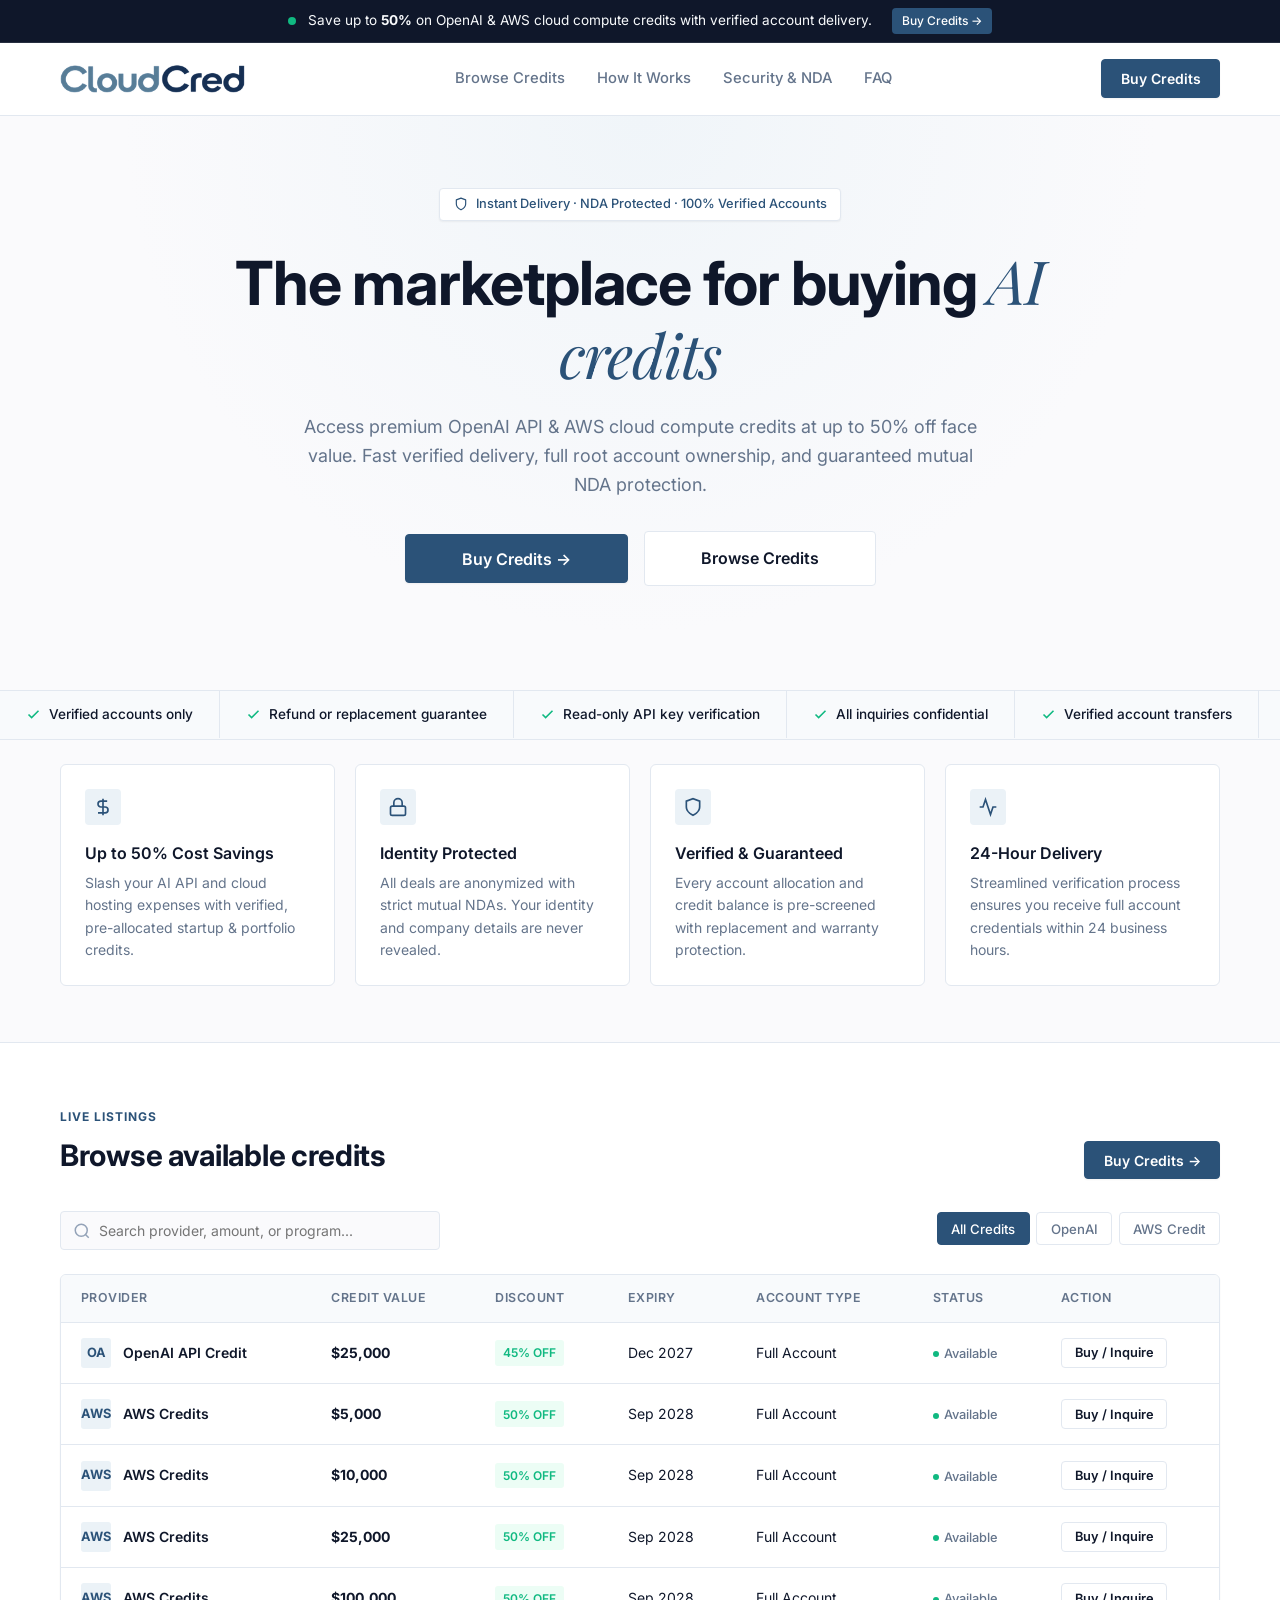
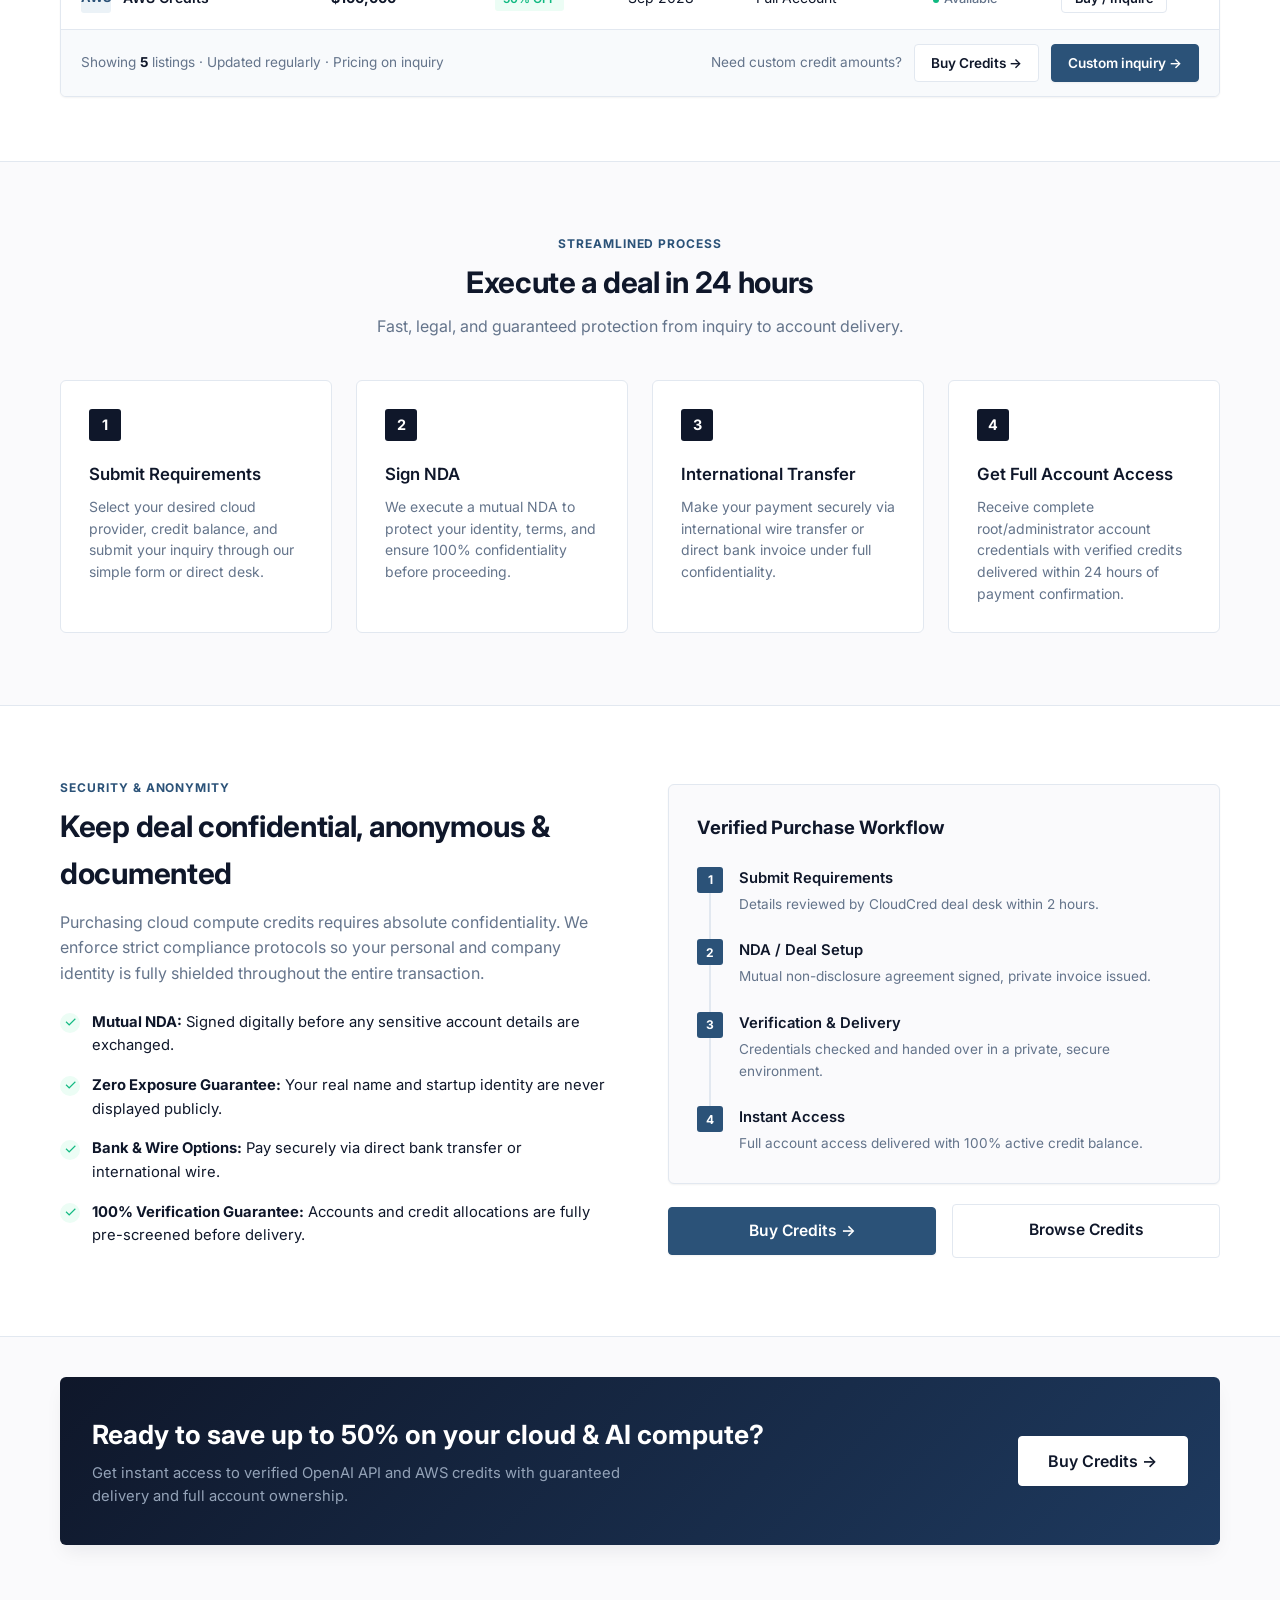
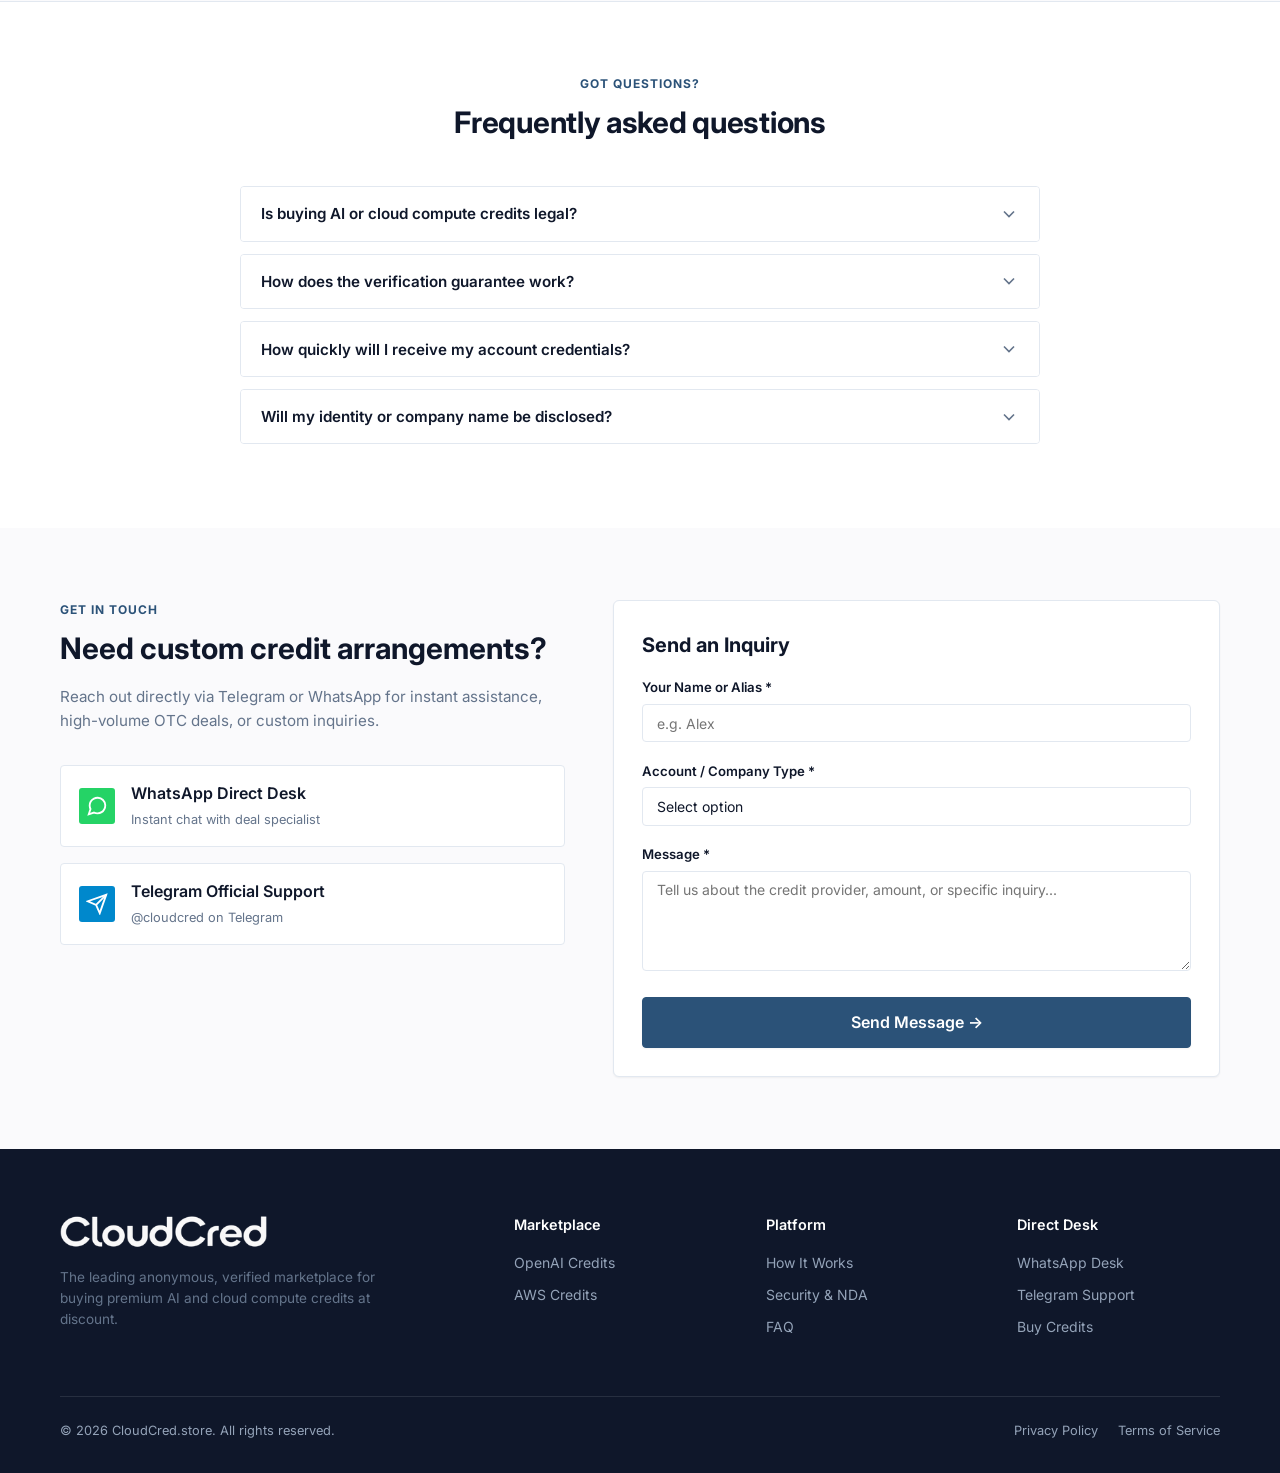
<file: index.html>
<!DOCTYPE html>
<html lang="en">
<head>
  <meta charset="UTF-8">
  <meta name="viewport" content="width=device-width, initial-scale=1.0">
  <title>CloudCred - Buy OpenAI & AWS AI Compute Credits</title>
  <meta name="description" content="Buy premium OpenAI & AWS cloud compute credits at up to 50% discount. 100% verified accounts, full ownership handover, and mutual NDA protection.">
  <meta name="google-site-verification" content="s58XspYyeyg4T_8OW1COwwB8G9WhmKGlkhkuvsMXlrM" />

  <!-- Favicon -->
  <link rel="icon" type="image/png" sizes="32x32" href="favicon-32x32.png">
  <link rel="icon" type="image/png" href="favicon.png">
  <link rel="apple-touch-icon" sizes="180x180" href="apple-touch-icon.png">

  <!-- Stylesheet -->
  <link rel="stylesheet" href="styles.css">
</head>
<body>

  <!-- Top Announcement Bar -->
  <div class="top-bar">
    <div class="container top-bar-content">
      <span class="pulse-dot"></span>
      <span>Save up to <strong>50%</strong> on OpenAI & AWS cloud compute credits with verified account delivery.</span>
      <a href="#marketplace" class="top-bar-btn trigger-buy-modal">Buy Credits &rarr;</a>
    </div>
  </div>

  <!-- Header Navigation -->
  <header class="header">
    <div class="container nav-container">
      <a href="#" class="logo" aria-label="CloudCred Home">
        <img src="logo.png" alt="CloudCred" class="logo-img">
      </a>

      <nav class="nav-links">
        <a href="#marketplace">Browse Credits</a>
        <a href="#how-it-works">How It Works</a>
        <a href="#security">Security & NDA</a>
        <a href="#faq">FAQ</a>
      </nav>

      <div class="nav-actions">
        <button class="btn btn-primary trigger-buy-modal">Buy Credits</button>
        <button class="hamburger" id="hamburgerBtn" aria-label="Toggle Navigation">
          <svg width="24" height="24" viewBox="0 0 24 24" fill="none" stroke="currentColor" stroke-width="2" stroke-linecap="round" stroke-linejoin="round">
            <line x1="3" y1="12" x2="21" y2="12"></line>
            <line x1="3" y1="6" x2="21" y2="6"></line>
            <line x1="3" y1="18" x2="21" y2="18"></line>
          </svg>
        </button>
      </div>
    </div>
  </header>

  <!-- Mobile Drawer Menu -->
  <div class="mobile-nav" id="mobileNav">
    <a href="#marketplace">Browse Credits</a>
    <a href="#how-it-works">How It Works</a>
    <a href="#security">Security & Confidentiality</a>
    <a href="#faq">FAQ</a>
    <a href="#contact">Contact Us</a>
    <button class="btn btn-primary trigger-buy-modal" style="width: 100%; margin-top: 1rem;">Buy Credits</button>
  </div>

  <!-- Hero Section -->
  <section class="hero">
    <div class="container">
      <div class="hero-badge-pill">
        <svg width="14" height="14" viewBox="0 0 24 24" fill="none" stroke="currentColor" stroke-width="2" stroke-linecap="round" stroke-linejoin="round"><path d="M12 22s8-4 8-10V5l-8-3-8 3v7c0 6 8 10 8 10z"/></svg>
        Instant Delivery · NDA Protected · 100% Verified Accounts
      </div>

      <h1 class="hero-title">
        The marketplace for buying <span class="serif-highlight">AI credits</span>
      </h1>

      <p class="hero-subtitle">
        Access premium OpenAI API & AWS cloud compute credits at up to 50% off face value. Fast verified delivery, full root account ownership, and guaranteed mutual NDA protection.
      </p>

      <div class="hero-actions">
        <button class="btn btn-primary trigger-buy-modal">Buy Credits &rarr;</button>
        <a href="#marketplace" class="btn btn-secondary">Browse Credits</a>
      </div>

    </div>
  </section>

  <!-- Scrolling Marquee Belt (Full Width) -->
  <div class="marquee-belt">
    <div class="marquee-track">
      <div class="marquee-group">
        <div class="marquee-item">
          <svg width="15" height="15" viewBox="0 0 24 24" fill="none" stroke="currentColor" stroke-width="2.5"><polyline points="20 6 9 17 4 12"/></svg>
          <span>Verified accounts only</span>
        </div>
        <div class="marquee-item">
          <svg width="15" height="15" viewBox="0 0 24 24" fill="none" stroke="currentColor" stroke-width="2.5"><polyline points="20 6 9 17 4 12"/></svg>
          <span>Refund or replacement guarantee</span>
        </div>
        <div class="marquee-item">
          <svg width="15" height="15" viewBox="0 0 24 24" fill="none" stroke="currentColor" stroke-width="2.5"><polyline points="20 6 9 17 4 12"/></svg>
          <span>Read-only API key verification</span>
        </div>
        <div class="marquee-item">
          <svg width="15" height="15" viewBox="0 0 24 24" fill="none" stroke="currentColor" stroke-width="2.5"><polyline points="20 6 9 17 4 12"/></svg>
          <span>All inquiries confidential</span>
        </div>
        <div class="marquee-item">
          <svg width="15" height="15" viewBox="0 0 24 24" fill="none" stroke="currentColor" stroke-width="2.5"><polyline points="20 6 9 17 4 12"/></svg>
          <span>Verified account transfers</span>
        </div>
        <div class="marquee-item">
          <svg width="15" height="15" viewBox="0 0 24 24" fill="none" stroke="currentColor" stroke-width="2.5"><polyline points="20 6 9 17 4 12"/></svg>
          <span>Mutual NDA on every deal</span>
        </div>
        <div class="marquee-item">
          <svg width="15" height="15" viewBox="0 0 24 24" fill="none" stroke="currentColor" stroke-width="2.5"><polyline points="20 6 9 17 4 12"/></svg>
          <span>24-48h average transfer</span>
        </div>
        <div class="marquee-item">
          <svg width="15" height="15" viewBox="0 0 24 24" fill="none" stroke="currentColor" stroke-width="2.5"><polyline points="20 6 9 17 4 12"/></svg>
          <span>Never shared with AI providers</span>
        </div>
        <div class="marquee-item">
          <svg width="15" height="15" viewBox="0 0 24 24" fill="none" stroke="currentColor" stroke-width="2.5"><polyline points="20 6 9 17 4 12"/></svg>
          <span>OpenAI, AWS, GCP, Anthropic & Azure</span>
        </div>
      </div>

      <!-- Duplicate Group for Infinite Loop -->
      <div class="marquee-group" aria-hidden="true">
        <div class="marquee-item">
          <svg width="15" height="15" viewBox="0 0 24 24" fill="none" stroke="currentColor" stroke-width="2.5"><polyline points="20 6 9 17 4 12"/></svg>
          <span>Verified accounts only</span>
        </div>
        <div class="marquee-item">
          <svg width="15" height="15" viewBox="0 0 24 24" fill="none" stroke="currentColor" stroke-width="2.5"><polyline points="20 6 9 17 4 12"/></svg>
          <span>Refund or replacement guarantee</span>
        </div>
        <div class="marquee-item">
          <svg width="15" height="15" viewBox="0 0 24 24" fill="none" stroke="currentColor" stroke-width="2.5"><polyline points="20 6 9 17 4 12"/></svg>
          <span>Read-only API key verification</span>
        </div>
        <div class="marquee-item">
          <svg width="15" height="15" viewBox="0 0 24 24" fill="none" stroke="currentColor" stroke-width="2.5"><polyline points="20 6 9 17 4 12"/></svg>
          <span>All inquiries confidential</span>
        </div>
        <div class="marquee-item">
          <svg width="15" height="15" viewBox="0 0 24 24" fill="none" stroke="currentColor" stroke-width="2.5"><polyline points="20 6 9 17 4 12"/></svg>
          <span>Verified account transfers</span>
        </div>
        <div class="marquee-item">
          <svg width="15" height="15" viewBox="0 0 24 24" fill="none" stroke="currentColor" stroke-width="2.5"><polyline points="20 6 9 17 4 12"/></svg>
          <span>Mutual NDA on every deal</span>
        </div>
        <div class="marquee-item">
          <svg width="15" height="15" viewBox="0 0 24 24" fill="none" stroke="currentColor" stroke-width="2.5"><polyline points="20 6 9 17 4 12"/></svg>
          <span>24-48h average transfer</span>
        </div>
        <div class="marquee-item">
          <svg width="15" height="15" viewBox="0 0 24 24" fill="none" stroke="currentColor" stroke-width="2.5"><polyline points="20 6 9 17 4 12"/></svg>
          <span>Never shared with AI providers</span>
        </div>
        <div class="marquee-item">
          <svg width="15" height="15" viewBox="0 0 24 24" fill="none" stroke="currentColor" stroke-width="2.5"><polyline points="20 6 9 17 4 12"/></svg>
          <span>OpenAI, AWS, GCP, Anthropic & Azure</span>
        </div>
      </div>
    </div>
  </div>

  <!-- Value Highlights Grid -->
  <section class="value-props">
    <div class="container">
      <div class="value-grid">
        <div class="value-card">
          <div class="value-icon">
            <svg width="20" height="20" viewBox="0 0 24 24" fill="none" stroke="currentColor" stroke-width="2"><path d="M12 2v20M17 5H9.5a3.5 3.5 0 0 0 0 7h5a3.5 3.5 0 0 1 0 7H6"/></svg>
          </div>
          <h3>Up to 50% Cost Savings</h3>
          <p>Slash your AI API and cloud hosting expenses with verified, pre-allocated startup & portfolio credits.</p>
        </div>

        <div class="value-card">
          <div class="value-icon">
            <svg width="20" height="20" viewBox="0 0 24 24" fill="none" stroke="currentColor" stroke-width="2"><rect x="3" y="11" width="18" height="11" rx="2" ry="2"/><path d="M7 11V7a5 5 0 0 1 10 0v4"/></svg>
          </div>
          <h3>Identity Protected</h3>
          <p>All deals are anonymized with strict mutual NDAs. Your identity and company details are never revealed.</p>
        </div>

        <div class="value-card">
          <div class="value-icon">
            <svg width="20" height="20" viewBox="0 0 24 24" fill="none" stroke="currentColor" stroke-width="2"><path d="M12 22s8-4 8-10V5l-8-3-8 3v7c0 6 8 10 8 10z"/></svg>
          </div>
          <h3>Verified & Guaranteed</h3>
          <p>Every account allocation and credit balance is pre-screened with replacement and warranty protection.</p>
        </div>

        <div class="value-card">
          <div class="value-icon">
            <svg width="20" height="20" viewBox="0 0 24 24" fill="none" stroke="currentColor" stroke-width="2"><polyline points="22 12 18 12 15 21 9 3 6 12 2 12"/></svg>
          </div>
          <h3>24-Hour Delivery</h3>
          <p>Streamlined verification process ensures you receive full account credentials within 24 business hours.</p>
        </div>
      </div>
    </div>
  </section>

  <!-- Live Credit Marketplace Section -->
  <section class="marketplace-section" id="marketplace">
    <div class="container">
      <div class="section-header">
        <div>
          <div class="section-tag">LIVE LISTINGS</div>
          <h2 class="section-title">Browse available credits</h2>
        </div>
        <button class="btn btn-primary trigger-buy-modal">Buy Credits &rarr;</button>
      </div>

      <!-- Search & Filters -->
      <div class="filter-bar">
        <div class="search-box">
          <svg width="18" height="18" viewBox="0 0 24 24" fill="none" stroke="currentColor" stroke-width="2"><circle cx="11" cy="11" r="8"/><line x1="21" y1="21" x2="16.65" y2="16.65"/></svg>
          <input type="text" id="tableSearchInput" placeholder="Search provider, amount, or program...">
        </div>

        <div class="category-tabs">
          <button class="tab-btn active" data-category="all">All Credits</button>
          <button class="tab-btn" data-category="openai">OpenAI</button>
          <button class="tab-btn" data-category="aws">AWS Credit</button>
        </div>
      </div>

      <!-- Data Table -->
      <div class="table-container">
        <table class="market-table" id="marketplaceTable">
          <thead>
            <tr>
              <th>Provider</th>
              <th>Credit Value</th>
              <th>Discount</th>
              <th>Expiry</th>
              <th>Account Type</th>
              <th>Status</th>
              <th>Action</th>
            </tr>
          </thead>
          <tbody>
            <tr data-provider="openai">
              <td>
                <div class="provider-cell">
                  <div class="provider-logo">OA</div>
                  <span>OpenAI API Credit</span>
                </div>
              </td>
              <td><strong>$25,000</strong></td>
              <td><span class="discount-badge">45% OFF</span></td>
              <td><span class="dynamic-expiry">Aug 2027</span></td>
              <td>Full Account</td>
              <td><span class="status-badge"><span class="status-dot"></span> Available</span></td>
              <td><button class="btn btn-secondary trigger-buy-modal" style="padding:0.4rem 0.8rem; font-size:0.8rem;">Buy / Inquire</button></td>
            </tr>

            <tr data-provider="aws">
              <td>
                <div class="provider-cell">
                  <div class="provider-logo">AWS</div>
                  <span>AWS Credits</span>
                </div>
              </td>
              <td><strong>$5,000</strong></td>
              <td><span class="discount-badge">50% OFF</span></td>
              <td><span class="aws-expiry">Sep 2028</span></td>
              <td>Full Account</td>
              <td><span class="status-badge"><span class="status-dot"></span> Available</span></td>
              <td><button class="btn btn-secondary trigger-buy-modal" style="padding:0.4rem 0.8rem; font-size:0.8rem;">Buy / Inquire</button></td>
            </tr>

            <tr data-provider="aws">
              <td>
                <div class="provider-cell">
                  <div class="provider-logo">AWS</div>
                  <span>AWS Credits</span>
                </div>
              </td>
              <td><strong>$10,000</strong></td>
              <td><span class="discount-badge">50% OFF</span></td>
              <td><span class="aws-expiry">Sep 2028</span></td>
              <td>Full Account</td>
              <td><span class="status-badge"><span class="status-dot"></span> Available</span></td>
              <td><button class="btn btn-secondary trigger-buy-modal" style="padding:0.4rem 0.8rem; font-size:0.8rem;">Buy / Inquire</button></td>
            </tr>

            <tr data-provider="aws">
              <td>
                <div class="provider-cell">
                  <div class="provider-logo">AWS</div>
                  <span>AWS Credits</span>
                </div>
              </td>
              <td><strong>$25,000</strong></td>
              <td><span class="discount-badge">50% OFF</span></td>
              <td><span class="aws-expiry">Sep 2028</span></td>
              <td>Full Account</td>
              <td><span class="status-badge"><span class="status-dot"></span> Available</span></td>
              <td><button class="btn btn-secondary trigger-buy-modal" style="padding:0.4rem 0.8rem; font-size:0.8rem;">Buy / Inquire</button></td>
            </tr>

            <tr data-provider="aws">
              <td>
                <div class="provider-cell">
                  <div class="provider-logo">AWS</div>
                  <span>AWS Credits</span>
                </div>
              </td>
              <td><strong>$100,000</strong></td>
              <td><span class="discount-badge">50% OFF</span></td>
              <td><span class="aws-expiry">Sep 2028</span></td>
              <td>Full Account</td>
              <td><span class="status-badge"><span class="status-dot"></span> Available</span></td>
              <td><button class="btn btn-secondary trigger-buy-modal" style="padding:0.4rem 0.8rem; font-size:0.8rem;">Buy / Inquire</button></td>
            </tr>
          </tbody>
        </table>

        <!-- Table Footer Belt -->
        <div class="table-footer-belt">
          <div class="table-footer-meta">
            Showing <strong id="visibleCount">5</strong> listings &middot; Updated regularly &middot; Pricing on inquiry
          </div>

          <div class="table-footer-cta">
            <span class="table-footer-prompt">Need custom credit amounts?</span>
            <button class="btn btn-secondary trigger-buy-modal">Buy Credits &rarr;</button>
            <button class="btn btn-primary trigger-buy-modal">Custom inquiry &rarr;</button>
          </div>
        </div>
      </div>
    </div>
  </section>

  <!-- How It Works Section -->
  <section class="how-it-works" id="how-it-works">
    <div class="container">
      <div style="text-align: center; max-width: 650px; margin: 0 auto;">
        <div class="section-tag">STREAMLINED PROCESS</div>
        <h2 class="section-title">Execute a deal in 24 hours</h2>
        <p style="color: var(--text-muted); margin-top: 0.5rem;">Fast, legal, and guaranteed protection from inquiry to account delivery.</p>
      </div>

      <div class="steps-grid">
        <div class="step-card">
          <div class="step-number">1</div>
          <h3>Submit Requirements</h3>
          <p>Select your desired cloud provider, credit balance, and submit your inquiry through our simple form or direct desk.</p>
        </div>

        <div class="step-card">
          <div class="step-number">2</div>
          <h3>Sign NDA</h3>
          <p>We execute a mutual NDA to protect your identity, terms, and ensure 100% confidentiality before proceeding.</p>
        </div>

        <div class="step-card">
          <div class="step-number">3</div>
          <h3>International Transfer</h3>
          <p>Make your payment securely via international wire transfer or direct bank invoice under full confidentiality.</p>
        </div>

        <div class="step-card">
          <div class="step-number">4</div>
          <h3>Get Full Account Access</h3>
          <p>Receive complete root/administrator account credentials with verified credits delivered within 24 hours of payment confirmation.</p>
        </div>
      </div>
    </div>
  </section>

  <!-- Security & Confidentiality Section -->
  <section class="security-section" id="security">
    <div class="container">
      <div class="security-layout">
        <div>
          <div class="section-tag">SECURITY & ANONYMITY</div>
          <h2 class="section-title">Keep deal confidential, anonymous & documented</h2>
          <p style="color: var(--text-muted); margin-top: 0.75rem; line-height: 1.6;">
            Purchasing cloud compute credits requires absolute confidentiality. We enforce strict compliance protocols so your personal and company identity is fully shielded throughout the entire transaction.
          </p>

          <ul class="check-list">
            <li class="check-item">
              <div class="check-icon">✓</div>
              <span><strong>Mutual NDA:</strong> Signed digitally before any sensitive account details are exchanged.</span>
            </li>
            <li class="check-item">
              <div class="check-icon">✓</div>
              <span><strong>Zero Exposure Guarantee:</strong> Your real name and startup identity are never displayed publicly.</span>
            </li>
            <li class="check-item">
              <div class="check-icon">✓</div>
              <span><strong>Bank & Wire Options:</strong> Pay securely via direct bank transfer or international wire.</span>
            </li>
            <li class="check-item">
              <div class="check-icon">✓</div>
              <span><strong>100% Verification Guarantee:</strong> Accounts and credit allocations are fully pre-screened before delivery.</span>
            </li>
          </ul>
        </div>

        <!-- Right Column with Workflow Card & Buttons -->
        <div class="security-workflow-col">
          <div class="timeline-card">
            <h3 style="font-size: 1.15rem; font-weight: 700; margin-bottom: 1.5rem;">Verified Purchase Workflow</h3>

            <div class="timeline-step">
              <div class="timeline-badge">1</div>
              <div class="timeline-content">
                <h4>Submit Requirements</h4>
                <p>Details reviewed by CloudCred deal desk within 2 hours.</p>
              </div>
            </div>

            <div class="timeline-step">
              <div class="timeline-badge">2</div>
              <div class="timeline-content">
                <h4>NDA / Deal Setup</h4>
                <p>Mutual non-disclosure agreement signed, private invoice issued.</p>
              </div>
            </div>

            <div class="timeline-step">
              <div class="timeline-badge">3</div>
              <div class="timeline-content">
                <h4>Verification & Delivery</h4>
                <p>Credentials checked and handed over in a private, secure environment.</p>
              </div>
            </div>

            <div class="timeline-step">
              <div class="timeline-badge">4</div>
              <div class="timeline-content">
                <h4>Instant Access</h4>
                <p>Full account access delivered with 100% active credit balance.</p>
              </div>
            </div>
          </div>

          <!-- Security Action Buttons directly below Workflow Box -->
          <div class="security-actions">
            <button class="btn btn-primary trigger-buy-modal">Buy Credits &rarr;</button>
            <a href="#marketplace" class="btn btn-secondary">Browse Credits</a>
          </div>
        </div>
      </div>
    </div>
  </section>

  <!-- Buy Credits CTA Banner Section -->
  <section class="cta-banner-section" style="padding: 2.5rem 0 3.5rem;">
    <div class="container">
      <div class="cta-banner" style="margin: 0;">
        <div class="cta-banner-content">
          <h2>Ready to save up to 50% on your cloud & AI compute?</h2>
          <p>Get instant access to verified OpenAI API and AWS credits with guaranteed delivery and full account ownership.</p>
        </div>
        <button class="btn btn-primary trigger-buy-modal" style="background:#FFFFFF; color:var(--text-dark); border-color:#FFFFFF;">Buy Credits &rarr;</button>
      </div>
    </div>
  </section>

  <!-- FAQ Accordion Section -->
  <section class="faq-section" id="faq">
    <div class="container">
      <div style="text-align: center; max-width: 650px; margin: 0 auto;">
        <div class="section-tag">GOT QUESTIONS?</div>
        <h2 class="section-title">Frequently asked questions</h2>
      </div>

      <div class="faq-list">
        <div class="faq-item">
          <button class="faq-question">
            <span>Is buying AI or cloud compute credits legal?</span>
            <svg class="faq-icon" width="20" height="20" viewBox="0 0 24 24" fill="none" stroke="currentColor" stroke-width="2"><polyline points="6 9 12 15 18 9"/></svg>
          </button>
          <div class="faq-answer">
            Yes. Credit transfers and full account assignments are structured via private, legal contracts between entities under mutual non-disclosure agreements.
          </div>
        </div>

        <div class="faq-item">
          <button class="faq-question">
            <span>How does the verification guarantee work?</span>
            <svg class="faq-icon" width="20" height="20" viewBox="0 0 24 24" fill="none" stroke="currentColor" stroke-width="2"><polyline points="6 9 12 15 18 9"/></svg>
          </button>
          <div class="faq-answer">
            Before account handover or API access delivery, all credit balances undergo thorough verification by our deal desk. We guarantee legitimate account allocations with replacement support on every verified deal.
          </div>
        </div>


        <div class="faq-item">
          <button class="faq-question">
            <span>How quickly will I receive my account credentials?</span>
            <svg class="faq-icon" width="20" height="20" viewBox="0 0 24 24" fill="none" stroke="currentColor" stroke-width="2"><polyline points="6 9 12 15 18 9"/></svg>
          </button>
          <div class="faq-answer">
            Over 90% of verified orders are delivered within 4 to 24 business hours after payment confirmation.
          </div>
        </div>

        <div class="faq-item">
          <button class="faq-question">
            <span>Will my identity or company name be disclosed?</span>
            <svg class="faq-icon" width="20" height="20" viewBox="0 0 24 24" fill="none" stroke="currentColor" stroke-width="2"><polyline points="6 9 12 15 18 9"/></svg>
          </button>
          <div class="faq-answer">
            No. All transactions are completely confidential and protected under a strict Mutual Non-Disclosure Agreement (NDA). No third party or cloud provider is informed of your identity.
          </div>
        </div>
      </div>
    </div>
  </section>

  <!-- Contact Form & Direct Channels Section -->
  <section class="contact-section" id="contact">
    <div class="container">
      <div class="contact-layout">
        <div class="contact-info">
          <div class="section-tag">GET IN TOUCH</div>
          <h2>Need custom credit arrangements?</h2>
          <p>Reach out directly via Telegram or WhatsApp for instant assistance, high-volume OTC deals, or custom inquiries.</p>

          <div class="direct-channels">
            <a href="https://wa.me/919879344922?text=Hi%20CloudCred%2C%20I%27m%20interested%20in%20buying%20cloud%20%26%20AI%20credits%20(OpenAI%20%2F%20AWS).%20Please%20share%20available%20allocations%20and%20pricing." target="_blank" class="channel-card">
              <div class="channel-icon whatsapp">
                <svg width="22" height="22" viewBox="0 0 24 24" fill="none" stroke="currentColor" stroke-width="2"><path d="M21 11.5a8.38 8.38 0 0 1-.9 3.8 8.5 8.5 0 0 1-7.6 4.7 8.38 8.38 0 0 1-3.8-.9L3 21l1.9-5.7a8.38 8.38 0 0 1-.9-3.8 8.5 8.5 0 0 1 4.7-7.6 8.38 8.38 0 0 1 3.8-.9h.5a8.48 8.48 0 0 1 8 8v.5z"/></svg>
              </div>
              <div>
                <div>WhatsApp Direct Desk</div>
                <span style="font-size: 0.8rem; color: var(--text-muted); font-weight:400;">Instant chat with deal specialist</span>
              </div>
            </a>

            <a href="https://t.me/cloudcred" target="_blank" class="channel-card">
              <div class="channel-icon telegram">
                <svg width="22" height="22" viewBox="0 0 24 24" fill="none" stroke="currentColor" stroke-width="2"><line x1="22" y1="2" x2="11" y2="13"/><polygon points="22 2 15 22 11 13 2 9 22 2"/></svg>
              </div>
              <div>
                <div>Telegram Official Support</div>
                <span style="font-size: 0.8rem; color: var(--text-muted); font-weight:400;">@cloudcred on Telegram</span>
              </div>
            </a>
          </div>
        </div>

        <div class="contact-form-card">
          <h3 style="font-size: 1.25rem; font-weight:700; margin-bottom: 1rem;">Send an Inquiry</h3>
          <form id="bottomContactForm">
            <div class="form-group">
              <label for="contactName">Your Name or Alias *</label>
              <input type="text" id="contactName" class="form-control" placeholder="e.g. Alex" required>
            </div>

            <div class="form-group">
              <label for="contactRole">Account / Company Type *</label>
              <select id="contactRole" class="form-control" required>
                <option value="" disabled selected>Select option</option>
                <option value="Credit Buyer">I want to Buy AI / Cloud Credits</option>
                <option value="Enterprise Buyer">Enterprise Compute Buyer ($50k+)</option>
                <option value="Broker / OTC Partner">OTC Broker / Partner</option>
              </select>
            </div>

            <div class="form-group">
              <label for="contactMessage">Message *</label>
              <textarea id="contactMessage" class="form-control" placeholder="Tell us about the credit provider, amount, or specific inquiry..." required></textarea>
            </div>

            <button type="submit" class="btn btn-primary" style="width: 100%;">Send Message &rarr;</button>
          </form>
        </div>
      </div>
    </div>
  </section>

  <!-- Footer -->
  <footer class="footer">
    <div class="container">
      <div class="footer-grid">
        <div class="footer-brand">
          <a href="#" class="logo" aria-label="CloudCred Home">
            <img src="logo-footer.png" alt="CloudCred" class="footer-logo-img">
          </a>
          <p>The leading anonymous, verified marketplace for buying premium AI and cloud compute credits at discount.</p>
        </div>

        <div class="footer-col">
          <h4>Marketplace</h4>
          <ul>
            <li><a href="#marketplace">OpenAI Credits</a></li>
            <li><a href="#marketplace">AWS Credits</a></li>
          </ul>
        </div>

        <div class="footer-col">
          <h4>Platform</h4>
          <ul>
            <li><a href="#how-it-works">How It Works</a></li>
            <li><a href="#security">Security & NDA</a></li>
            <li><a href="#faq">FAQ</a></li>
          </ul>
        </div>

        <div class="footer-col">
          <h4>Direct Desk</h4>
          <ul>
            <li><a href="https://wa.me/919879344922?text=Hi%20CloudCred%2C%20I%27m%20interested%20in%20buying%20cloud%20%26%20AI%20credits%20(OpenAI%20%2F%20AWS).%20Please%20share%20available%20allocations%20and%20pricing." target="_blank">WhatsApp Desk</a></li>
            <li><a href="https://t.me/cloudcred" target="_blank">Telegram Support</a></li>
            <li><a href="#marketplace" class="trigger-buy-modal">Buy Credits</a></li>
          </ul>
        </div>
      </div>

      <div class="footer-bottom">
        <div>&copy; 2026 CloudCred.store. All rights reserved.</div>
        <div style="display:flex; gap:1.25rem;">
          <a href="privacy-policy.html">Privacy Policy</a>
          <a href="terms.html">Terms of Service</a>
        </div>
      </div>
    </div>
  </footer>

  <!-- BUY CREDITS MODAL DIALOG -->
  <div class="modal-backdrop" id="buyModal">
    <div class="modal-dialog">
      <div class="modal-header">
        <div>
          <div class="modal-subtitle-tag">BUY CREDITS</div>
          <h2 class="modal-title">Buy credits</h2>
        </div>
        <button class="modal-close-btn" id="closeModalBtn" aria-label="Close modal">&times;</button>
      </div>

      <!-- Guarantee Checklist Box -->
      <div class="modal-guarantee-box">
        <div class="guarantee-item">
          <svg width="15" height="15" viewBox="0 0 24 24" fill="none" stroke="currentColor" stroke-width="2.5"><polyline points="20 6 9 17 4 12"/></svg>
          Mutual NDA
        </div>
        <div class="guarantee-item">
          <svg width="15" height="15" viewBox="0 0 24 24" fill="none" stroke="currentColor" stroke-width="2.5"><polyline points="20 6 9 17 4 12"/></svg>
          Identity protected
        </div>
        <div class="guarantee-item">
          <svg width="15" height="15" viewBox="0 0 24 24" fill="none" stroke="currentColor" stroke-width="2.5"><polyline points="20 6 9 17 4 12"/></svg>
          Paid in cash
        </div>
      </div>

      <!-- Form Inputs -->
      <form id="buyCreditForm">
        <div class="form-group">
          <label for="creditProvider">Credit provider *</label>
          <select id="creditProvider" class="form-control" required>
            <option value="" disabled selected>Select provider</option>
            <option value="OpenAI">OpenAI API</option>
            <option value="AWS Credits">AWS Credits</option>
          </select>
        </div>

        <div class="form-group">
          <label for="creditValue">Credit value *</label>
          <select id="creditValue" class="form-control" required>
            <option value="" disabled selected>Select value</option>
            <option value="$1,000 - $5,000">$1,000 - $5,000</option>
            <option value="$5,000 - $25,000">$5,000 - $25,000</option>
            <option value="$25,000 - $100,000">$25,000 - $100,000</option>
            <option value="$100,000+">$100,000+</option>
          </select>
        </div>

        <div class="form-group">
          <label for="userContact">Your contact (email or WhatsApp) *</label>
          <input type="text" id="userContact" class="form-control" placeholder="you@email.com or +91 9876543210" required>
          <div class="form-hint">We reply within a few hours. Your details stay strictly private.</div>
        </div>

        <div class="checkbox-group">
          <input type="checkbox" id="ndaCheckbox" checked>
          <label for="ndaCheckbox">I'd like a mutual NDA before we proceed</label>
        </div>

        <button type="submit" class="btn-submit-modal">Buy Credits &rarr;</button>

        <div class="modal-footer-note">
          No commitment required. Your identity and credit details are never shared with AI providers or third parties.
        </div>
      </form>
    </div>
  </div>

  <!-- Toast Notification Container -->
  <div class="toast-notification" id="toastNotification">
    <svg width="20" height="20" viewBox="0 0 24 24" fill="none" stroke="currentColor" stroke-width="2.5"><polyline points="20 6 9 17 4 12"/></svg>
    <span id="toastMessage">Inquiry submitted successfully!</span>
  </div>

  <!-- Script -->
  <script src="script.js?v=1.2"></script>
</body>
</html>
</file>
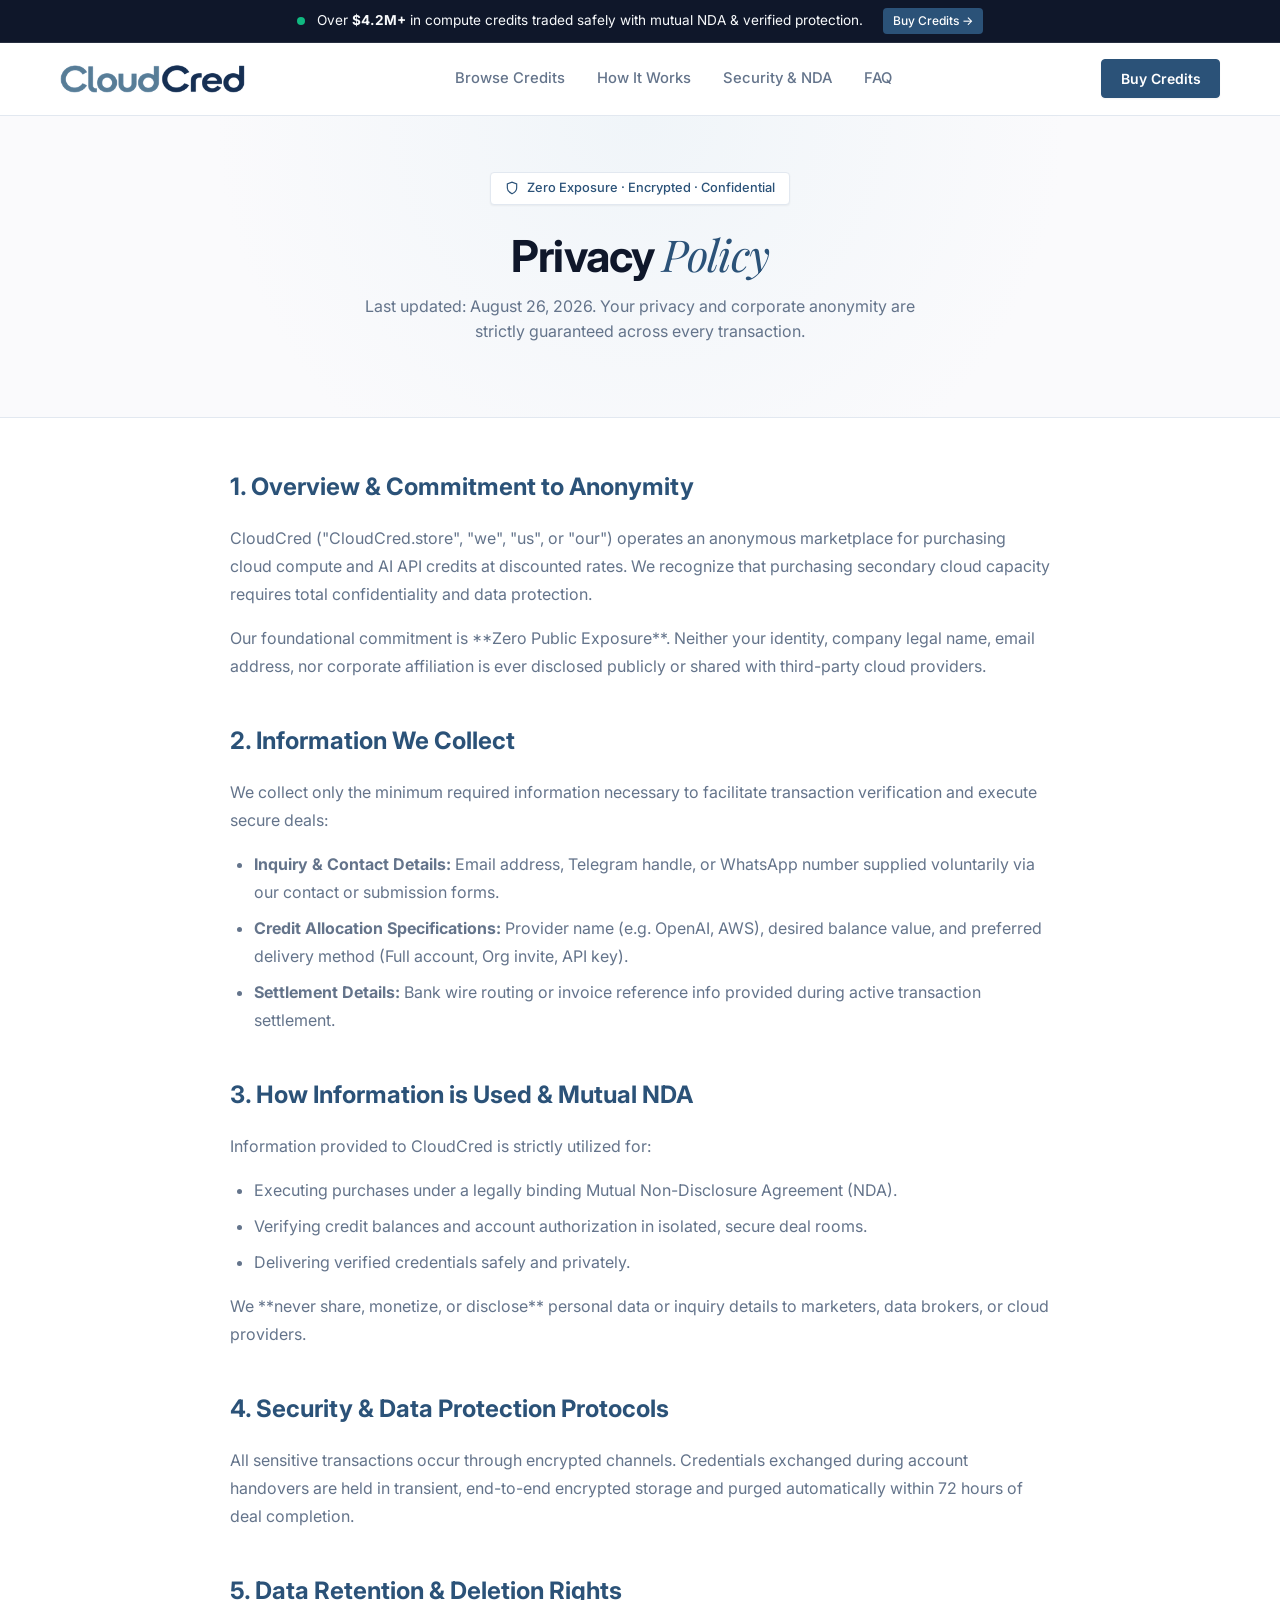
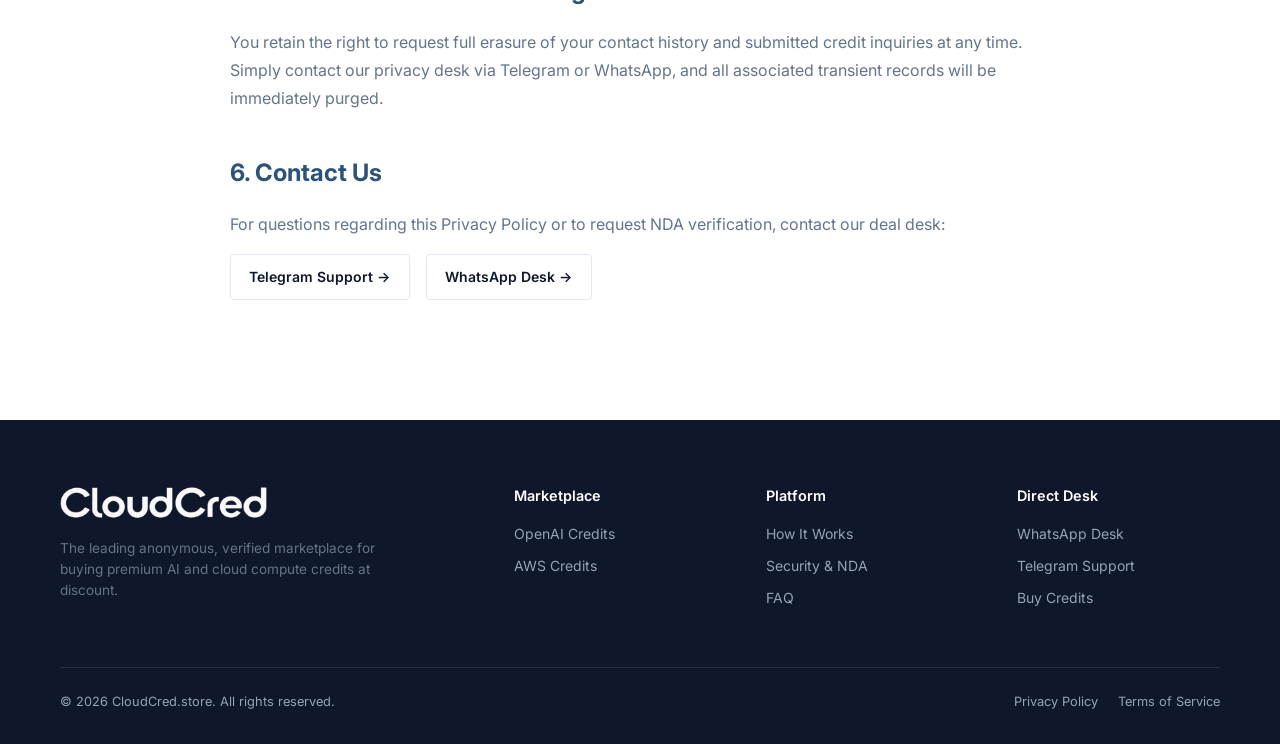
<file: privacy-policy.html>
<!DOCTYPE html>
<html lang="en">
<head>
  <meta charset="UTF-8">
  <meta name="viewport" content="width=device-width, initial-scale=1.0">
  <title>Privacy Policy - CloudCred AI Credits Marketplace</title>
  <meta name="description" content="Read CloudCred's privacy policy detailing our zero-exposure identity protection, mutual NDA guarantees, and encrypted confidential data handling.">
  <meta name="google-site-verification" content="s58XspYyeyg4T_8OW1COwwB8G9WhmKGlkhkuvsMXlrM" />

  <!-- Favicon -->
  <link rel="icon" type="image/png" sizes="32x32" href="favicon-32x32.png">
  <link rel="icon" type="image/png" href="favicon.png">
  <link rel="apple-touch-icon" sizes="180x180" href="apple-touch-icon.png">

  <!-- Stylesheet -->
  <link rel="stylesheet" href="styles.css">
</head>
<body>

  <!-- Top Announcement Bar -->
  <div class="top-bar">
    <div class="container top-bar-content">
      <span class="pulse-dot"></span>
      <span>Over <strong>$4.2M+</strong> in compute credits traded safely with mutual NDA & verified protection.</span>
      <a href="index.html#marketplace" class="top-bar-btn trigger-buy-modal">Buy Credits &rarr;</a>
    </div>
  </div>

  <!-- Header Navigation -->
  <header class="header">
    <div class="container nav-container">
      <a href="index.html" class="logo" aria-label="CloudCred Home">
        <img src="logo.png" alt="CloudCred" class="logo-img">
      </a>

      <nav class="nav-links">
        <a href="index.html#marketplace">Browse Credits</a>
        <a href="index.html#how-it-works">How It Works</a>
        <a href="index.html#security">Security & NDA</a>
        <a href="index.html#faq">FAQ</a>
      </nav>

      <div class="nav-actions">
        <button class="btn btn-primary trigger-buy-modal">Buy Credits</button>
        <button class="hamburger" id="hamburgerBtn" aria-label="Toggle Navigation">
          <svg width="24" height="24" viewBox="0 0 24 24" fill="none" stroke="currentColor" stroke-width="2" stroke-linecap="round" stroke-linejoin="round">
            <line x1="3" y1="12" x2="21" y2="12"></line>
            <line x1="3" y1="6" x2="21" y2="6"></line>
            <line x1="3" y1="18" x2="21" y2="18"></line>
          </svg>
        </button>
      </div>
    </div>
  </header>

  <!-- Mobile Drawer Menu -->
  <div class="mobile-nav" id="mobileNav">
    <a href="index.html#marketplace">Browse Credits</a>
    <a href="index.html#how-it-works">How It Works</a>
    <a href="index.html#security">Security & Confidentiality</a>
    <a href="index.html#faq">FAQ</a>
    <a href="index.html#contact">Contact Us</a>
    <button class="btn btn-primary trigger-buy-modal" style="width: 100%; margin-top: 1rem;">Buy Credits</button>
  </div>

  <!-- Policy Header Hero -->
  <section class="hero" style="padding: 3.5rem 0 2.5rem;">
    <div class="container">
      <div class="hero-badge-pill">
        <svg width="14" height="14" viewBox="0 0 24 24" fill="none" stroke="currentColor" stroke-width="2"><path d="M12 22s8-4 8-10V5l-8-3-8 3v7c0 6 8 10 8 10z"/></svg>
        Zero Exposure · Encrypted · Confidential
      </div>
      <h1 class="hero-title" style="font-size: 2.75rem; margin-bottom: 0.75rem;">
        Privacy <span class="serif-highlight">Policy</span>
      </h1>
      <p class="hero-subtitle" style="font-size: 1rem; max-width: 600px;">
        Last updated: August 26, 2026. Your privacy and corporate anonymity are strictly guaranteed across every transaction.
      </p>
    </div>
  </section>

  <!-- Policy Content Section -->
  <section style="padding: 3rem 0 5rem; background: #FFFFFF; border-top: 1px solid var(--border-color);">
    <div class="container" style="max-width: 860px; line-height: 1.75; color: var(--text-dark);">
      
      <div style="margin-bottom: 2.5rem;">
        <h2 style="font-size: 1.5rem; font-weight: 700; margin-bottom: 1rem; color: var(--primary);">1. Overview & Commitment to Anonymity</h2>
        <p style="color: var(--text-muted); margin-bottom: 1rem;">
          CloudCred ("CloudCred.store", "we", "us", or "our") operates an anonymous marketplace for purchasing cloud compute and AI API credits at discounted rates. We recognize that purchasing secondary cloud capacity requires total confidentiality and data protection.
        </p>
        <p style="color: var(--text-muted);">
          Our foundational commitment is **Zero Public Exposure**. Neither your identity, company legal name, email address, nor corporate affiliation is ever disclosed publicly or shared with third-party cloud providers.
        </p>
      </div>

      <div style="margin-bottom: 2.5rem;">
        <h2 style="font-size: 1.5rem; font-weight: 700; margin-bottom: 1rem; color: var(--primary);">2. Information We Collect</h2>
        <p style="color: var(--text-muted); margin-bottom: 1rem;">
          We collect only the minimum required information necessary to facilitate transaction verification and execute secure deals:
        </p>
        <ul style="margin-left: 1.5rem; color: var(--text-muted); margin-bottom: 1rem;">
          <li style="margin-bottom: 0.5rem;"><strong>Inquiry & Contact Details:</strong> Email address, Telegram handle, or WhatsApp number supplied voluntarily via our contact or submission forms.</li>
          <li style="margin-bottom: 0.5rem;"><strong>Credit Allocation Specifications:</strong> Provider name (e.g. OpenAI, AWS), desired balance value, and preferred delivery method (Full account, Org invite, API key).</li>
          <li style="margin-bottom: 0.5rem;"><strong>Settlement Details:</strong> Bank wire routing or invoice reference info provided during active transaction settlement.</li>
        </ul>
      </div>

      <div style="margin-bottom: 2.5rem;">
        <h2 style="font-size: 1.5rem; font-weight: 700; margin-bottom: 1rem; color: var(--primary);">3. How Information is Used & Mutual NDA</h2>
        <p style="color: var(--text-muted); margin-bottom: 1rem;">
          Information provided to CloudCred is strictly utilized for:
        </p>
        <ul style="margin-left: 1.5rem; color: var(--text-muted); margin-bottom: 1rem;">
          <li style="margin-bottom: 0.5rem;">Executing purchases under a legally binding Mutual Non-Disclosure Agreement (NDA).</li>
          <li style="margin-bottom: 0.5rem;">Verifying credit balances and account authorization in isolated, secure deal rooms.</li>
          <li style="margin-bottom: 0.5rem;">Delivering verified credentials safely and privately.</li>
        </ul>
        <p style="color: var(--text-muted);">
          We **never share, monetize, or disclose** personal data or inquiry details to marketers, data brokers, or cloud providers.
        </p>
      </div>

      <div style="margin-bottom: 2.5rem;">
        <h2 style="font-size: 1.5rem; font-weight: 700; margin-bottom: 1rem; color: var(--primary);">4. Security & Data Protection Protocols</h2>
        <p style="color: var(--text-muted); margin-bottom: 1rem;">
          All sensitive transactions occur through encrypted channels. Credentials exchanged during account handovers are held in transient, end-to-end encrypted storage and purged automatically within 72 hours of deal completion.
        </p>
      </div>

      <div style="margin-bottom: 2.5rem;">
        <h2 style="font-size: 1.5rem; font-weight: 700; margin-bottom: 1rem; color: var(--primary);">5. Data Retention & Deletion Rights</h2>
        <p style="color: var(--text-muted); margin-bottom: 1rem;">
          You retain the right to request full erasure of your contact history and submitted credit inquiries at any time. Simply contact our privacy desk via Telegram or WhatsApp, and all associated transient records will be immediately purged.
        </p>
      </div>

      <div style="margin-bottom: 2.5rem;">
        <h2 style="font-size: 1.5rem; font-weight: 700; margin-bottom: 1rem; color: var(--primary);">6. Contact Us</h2>
        <p style="color: var(--text-muted); margin-bottom: 1rem;">
          For questions regarding this Privacy Policy or to request NDA verification, contact our deal desk:
        </p>
        <div style="display: flex; gap: 1rem; margin-top: 1rem; flex-wrap: wrap;">
          <a href="https://t.me/cloudcred" target="_blank" class="btn btn-secondary">Telegram Support &rarr;</a>
          <a href="https://wa.me/919879344922?text=Hi%20CloudCred%2C%20I%27m%20interested%20in%20buying%20cloud%20%26%20AI%20credits%20(OpenAI%20%2F%20AWS).%20Please%20share%20available%20allocations%20and%20pricing." target="_blank" class="btn btn-secondary">WhatsApp Desk &rarr;</a>
        </div>
      </div>

    </div>
  </section>

  <!-- Footer -->
  <footer class="footer">
    <div class="container">
      <div class="footer-grid">
        <div class="footer-brand">
          <a href="index.html" class="logo" aria-label="CloudCred Home">
            <img src="logo-footer.png" alt="CloudCred" class="footer-logo-img">
          </a>
          <p>The leading anonymous, verified marketplace for buying premium AI and cloud compute credits at discount.</p>
        </div>

        <div class="footer-col">
          <h4>Marketplace</h4>
          <ul>
            <li><a href="index.html#marketplace">OpenAI Credits</a></li>
            <li><a href="index.html#marketplace">AWS Credits</a></li>
          </ul>
        </div>

        <div class="footer-col">
          <h4>Platform</h4>
          <ul>
            <li><a href="index.html#how-it-works">How It Works</a></li>
            <li><a href="index.html#security">Security & NDA</a></li>
            <li><a href="index.html#faq">FAQ</a></li>
          </ul>
        </div>

        <div class="footer-col">
          <h4>Direct Desk</h4>
          <ul>
            <li><a href="https://wa.me/919879344922?text=Hi%20CloudCred%2C%20I%27m%20interested%20in%20buying%20cloud%20%26%20AI%20credits%20(OpenAI%20%2F%20AWS).%20Please%20share%20available%20allocations%20and%20pricing." target="_blank">WhatsApp Desk</a></li>
            <li><a href="https://t.me/cloudcred" target="_blank">Telegram Support</a></li>
            <li><a href="index.html#marketplace" class="trigger-buy-modal">Buy Credits</a></li>
          </ul>
        </div>
      </div>

      <div class="footer-bottom">
        <div>&copy; 2026 CloudCred.store. All rights reserved.</div>
        <div style="display:flex; gap:1.25rem;">
          <a href="privacy-policy.html">Privacy Policy</a>
          <a href="terms.html">Terms of Service</a>
        </div>
      </div>
    </div>
  </footer>

  <!-- BUY CREDITS MODAL DIALOG -->
  <div class="modal-backdrop" id="buyModal">
    <div class="modal-dialog">
      <div class="modal-header">
        <div>
          <div class="modal-subtitle-tag">BUY CREDITS</div>
          <h2 class="modal-title">Buy credits</h2>
        </div>
        <button class="modal-close-btn" id="closeModalBtn" aria-label="Close modal">&times;</button>
      </div>

      <div class="modal-guarantee-box">
        <div class="guarantee-item">
          <svg width="15" height="15" viewBox="0 0 24 24" fill="none" stroke="currentColor" stroke-width="2.5"><polyline points="20 6 9 17 4 12"/></svg>
          Mutual NDA
        </div>
        <div class="guarantee-item">
          <svg width="15" height="15" viewBox="0 0 24 24" fill="none" stroke="currentColor" stroke-width="2.5"><polyline points="20 6 9 17 4 12"/></svg>
          Identity protected
        </div>
        <div class="guarantee-item">
          <svg width="15" height="15" viewBox="0 0 24 24" fill="none" stroke="currentColor" stroke-width="2.5"><polyline points="20 6 9 17 4 12"/></svg>
          Paid in cash
        </div>
      </div>

      <form id="buyCreditForm">
        <div class="form-group">
          <label for="creditProvider">Credit provider *</label>
          <select id="creditProvider" class="form-control" required>
            <option value="" disabled selected>Select provider</option>
            <option value="OpenAI">OpenAI API</option>
            <option value="AWS Credits">AWS Credits</option>
          </select>
        </div>

        <div class="form-group">
          <label for="creditValue">Credit value *</label>
          <select id="creditValue" class="form-control" required>
            <option value="" disabled selected>Select value</option>
            <option value="$1,000 - $5,000">$1,000 - $5,000</option>
            <option value="$5,000 - $25,000">$5,000 - $25,000</option>
            <option value="$25,000 - $100,000">$25,000 - $100,000</option>
            <option value="$100,000+">$100,000+</option>
          </select>
        </div>

        <div class="form-group">
          <label for="userContact">Your contact (email or WhatsApp) *</label>
          <input type="text" id="userContact" class="form-control" placeholder="you@email.com or +91 9876543210" required>
          <div class="form-hint">We reply within a few hours. Your details stay strictly private.</div>
        </div>

        <div class="checkbox-group">
          <input type="checkbox" id="ndaCheckbox" checked>
          <label for="ndaCheckbox">I'd like a mutual NDA before we proceed</label>
        </div>

        <button type="submit" class="btn-submit-modal">Buy Credits &rarr;</button>

        <div class="modal-footer-note">
          No commitment required. Your identity and credit details are never shared with AI providers or third parties.
        </div>
      </form>
    </div>
  </div>

  <!-- Toast Notification Container -->
  <div class="toast-notification" id="toastNotification">
    <svg width="20" height="20" viewBox="0 0 24 24" fill="none" stroke="currentColor" stroke-width="2.5"><polyline points="20 6 9 17 4 12"/></svg>
    <span id="toastMessage">Inquiry submitted successfully!</span>
  </div>

  <!-- Script -->
  <script src="script.js?v=1.2"></script>
</body>
</html>
</file>
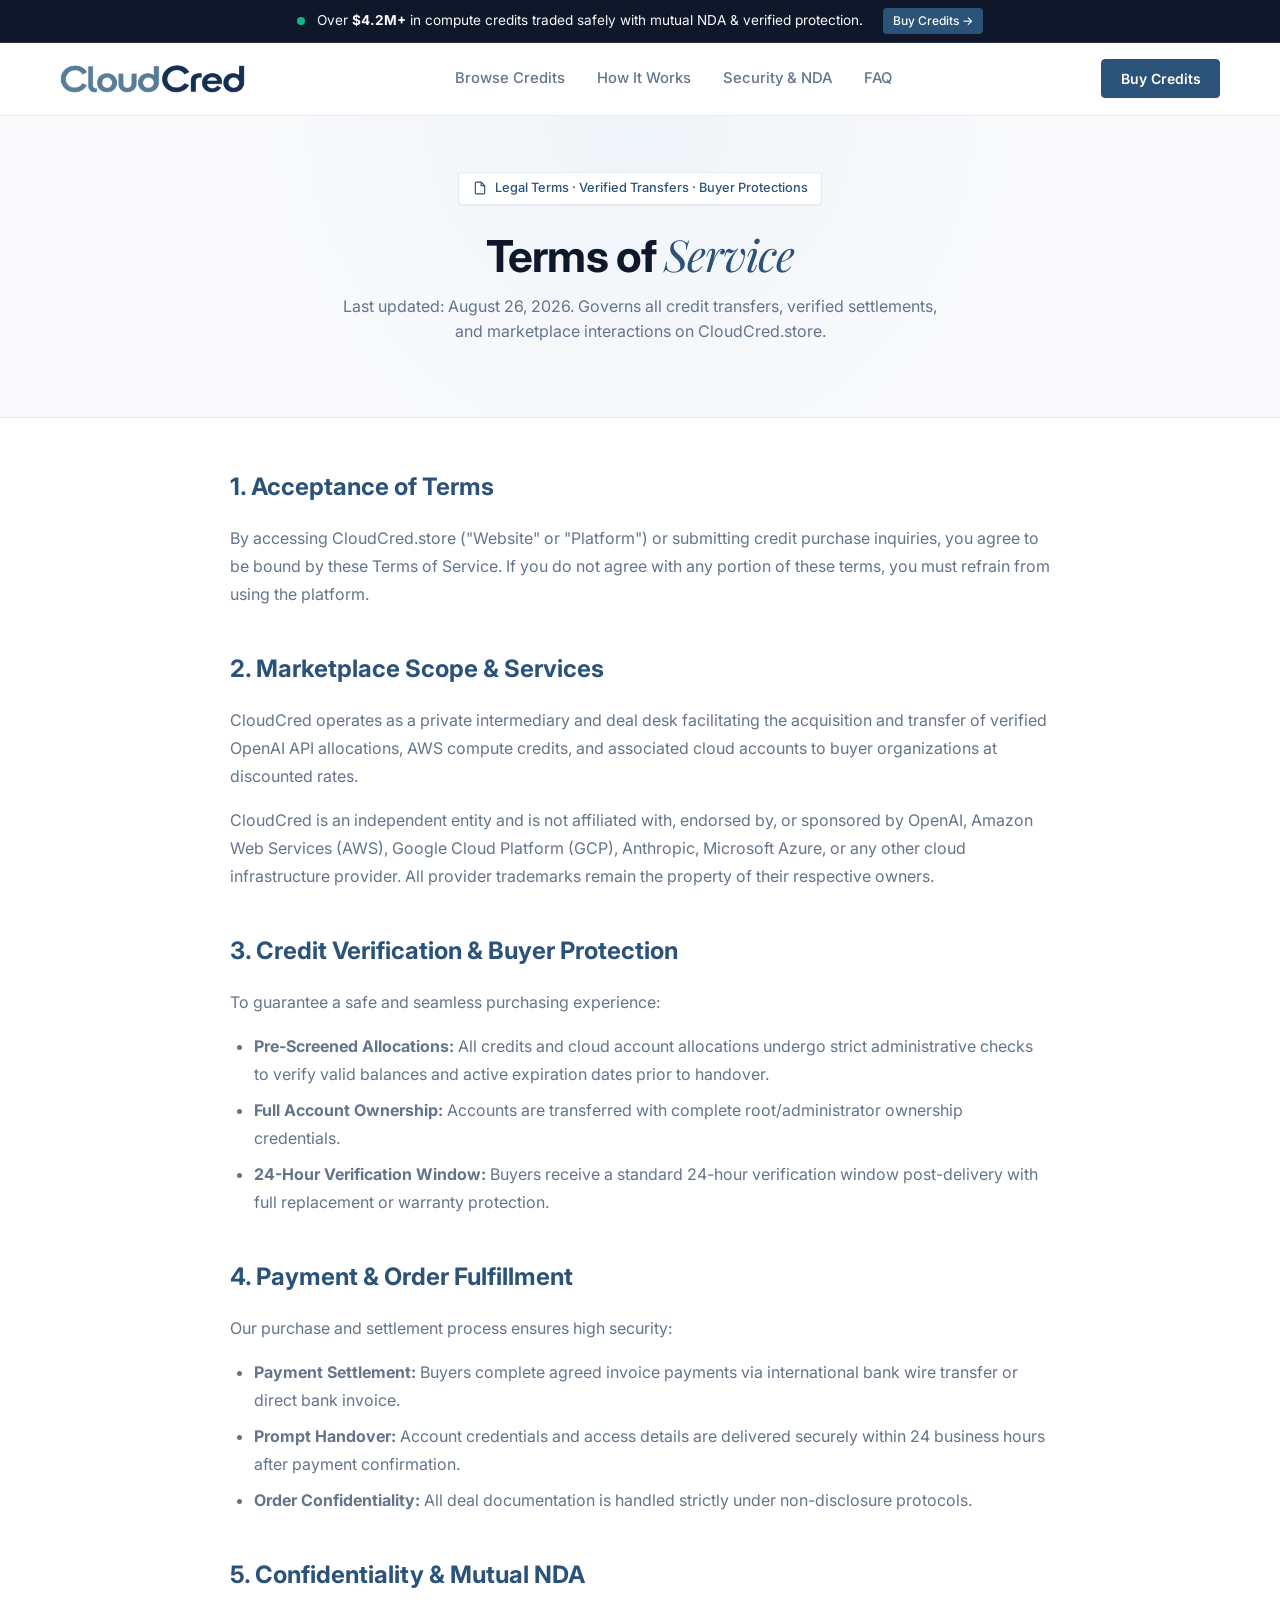
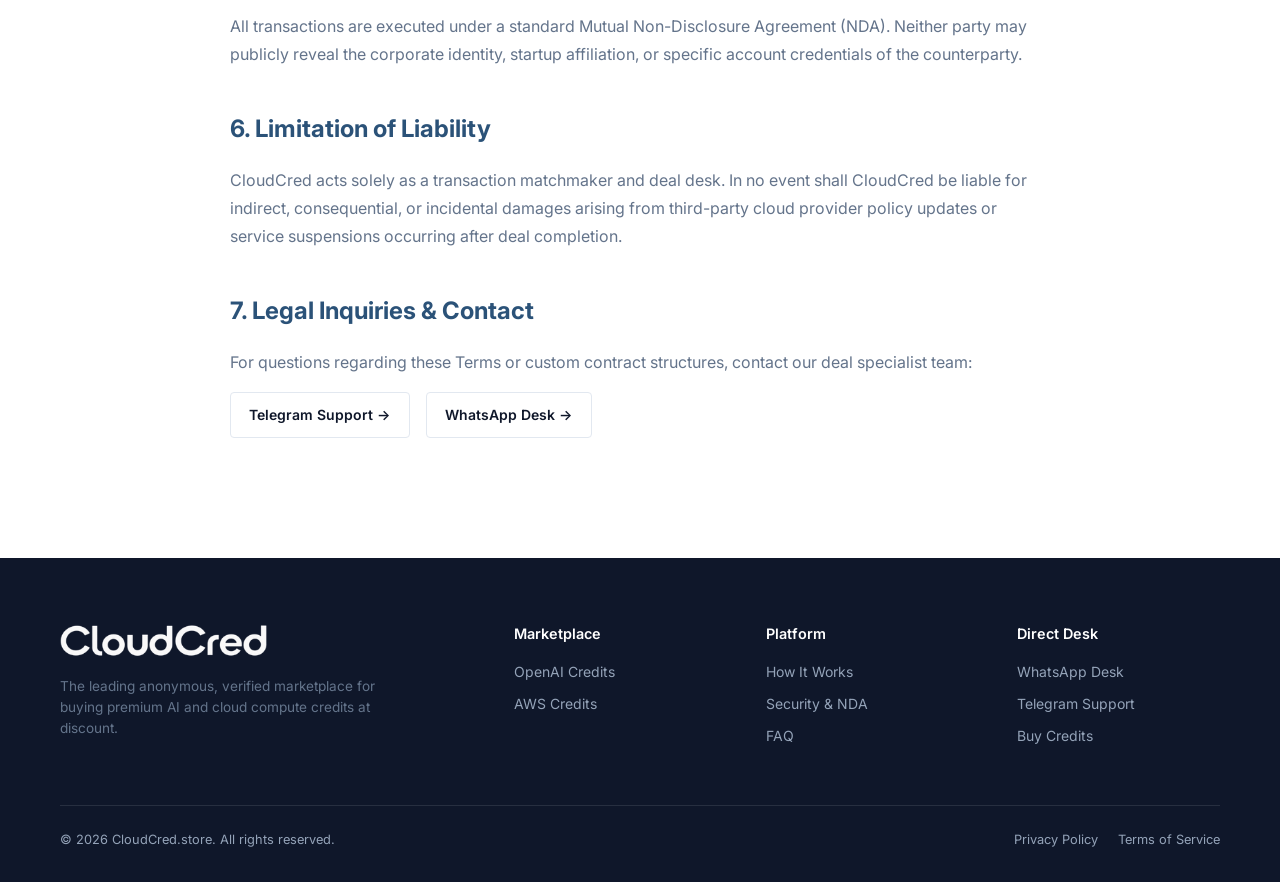
<file: terms.html>
<!DOCTYPE html>
<html lang="en">
<head>
  <meta charset="UTF-8">
  <meta name="viewport" content="width=device-width, initial-scale=1.0">
  <title>Terms of Service - CloudCred AI Credits Marketplace</title>
  <meta name="description" content="Read CloudCred's terms of service and conditions for buying and transferring cloud and AI compute credits under strict verification and NDA protection.">
  <meta name="google-site-verification" content="s58XspYyeyg4T_8OW1COwwB8G9WhmKGlkhkuvsMXlrM" />

  <!-- Favicon -->
  <link rel="icon" type="image/png" sizes="32x32" href="favicon-32x32.png">
  <link rel="icon" type="image/png" href="favicon.png">
  <link rel="apple-touch-icon" sizes="180x180" href="apple-touch-icon.png">

  <!-- Stylesheet -->
  <link rel="stylesheet" href="styles.css">
</head>
<body>

  <!-- Top Announcement Bar -->
  <div class="top-bar">
    <div class="container top-bar-content">
      <span class="pulse-dot"></span>
      <span>Over <strong>$4.2M+</strong> in compute credits traded safely with mutual NDA & verified protection.</span>
      <a href="index.html#marketplace" class="top-bar-btn trigger-buy-modal">Buy Credits &rarr;</a>
    </div>
  </div>

  <!-- Header Navigation -->
  <header class="header">
    <div class="container nav-container">
      <a href="index.html" class="logo" aria-label="CloudCred Home">
        <img src="logo.png" alt="CloudCred" class="logo-img">
      </a>

      <nav class="nav-links">
        <a href="index.html#marketplace">Browse Credits</a>
        <a href="index.html#how-it-works">How It Works</a>
        <a href="index.html#security">Security & NDA</a>
        <a href="index.html#faq">FAQ</a>
      </nav>

      <div class="nav-actions">
        <button class="btn btn-primary trigger-buy-modal">Buy Credits</button>
        <button class="hamburger" id="hamburgerBtn" aria-label="Toggle Navigation">
          <svg width="24" height="24" viewBox="0 0 24 24" fill="none" stroke="currentColor" stroke-width="2" stroke-linecap="round" stroke-linejoin="round">
            <line x1="3" y1="12" x2="21" y2="12"></line>
            <line x1="3" y1="6" x2="21" y2="6"></line>
            <line x1="3" y1="18" x2="21" y2="18"></line>
          </svg>
        </button>
      </div>
    </div>
  </header>

  <!-- Mobile Drawer Menu -->
  <div class="mobile-nav" id="mobileNav">
    <a href="index.html#marketplace">Browse Credits</a>
    <a href="index.html#how-it-works">How It Works</a>
    <a href="index.html#security">Security & Confidentiality</a>
    <a href="index.html#faq">FAQ</a>
    <a href="index.html#contact">Contact Us</a>
    <button class="btn btn-primary trigger-buy-modal" style="width: 100%; margin-top: 1rem;">Buy Credits</button>
  </div>

  <!-- Terms Header Hero -->
  <section class="hero" style="padding: 3.5rem 0 2.5rem;">
    <div class="container">
      <div class="hero-badge-pill">
        <svg width="14" height="14" viewBox="0 0 24 24" fill="none" stroke="currentColor" stroke-width="2"><path d="M14 2H6a2 2 0 0 0-2 2v16a2 2 0 0 0 2 2h12a2 2 0 0 0 2-2V8z"/><polyline points="14 2 14 8 20 8"/></svg>
        Legal Terms · Verified Transfers · Buyer Protections
      </div>
      <h1 class="hero-title" style="font-size: 2.75rem; margin-bottom: 0.75rem;">
        Terms of <span class="serif-highlight">Service</span>
      </h1>
      <p class="hero-subtitle" style="font-size: 1rem; max-width: 600px;">
        Last updated: August 26, 2026. Governs all credit transfers, verified settlements, and marketplace interactions on CloudCred.store.
      </p>
    </div>
  </section>

  <!-- Terms Content Section -->
  <section style="padding: 3rem 0 5rem; background: #FFFFFF; border-top: 1px solid var(--border-color);">
    <div class="container" style="max-width: 860px; line-height: 1.75; color: var(--text-dark);">
      
      <div style="margin-bottom: 2.5rem;">
        <h2 style="font-size: 1.5rem; font-weight: 700; margin-bottom: 1rem; color: var(--primary);">1. Acceptance of Terms</h2>
        <p style="color: var(--text-muted); margin-bottom: 1rem;">
          By accessing CloudCred.store ("Website" or "Platform") or submitting credit purchase inquiries, you agree to be bound by these Terms of Service. If you do not agree with any portion of these terms, you must refrain from using the platform.
        </p>
      </div>

      <div style="margin-bottom: 2.5rem;">
        <h2 style="font-size: 1.5rem; font-weight: 700; margin-bottom: 1rem; color: var(--primary);">2. Marketplace Scope & Services</h2>
        <p style="color: var(--text-muted); margin-bottom: 1rem;">
          CloudCred operates as a private intermediary and deal desk facilitating the acquisition and transfer of verified OpenAI API allocations, AWS compute credits, and associated cloud accounts to buyer organizations at discounted rates.
        </p>
        <p style="color: var(--text-muted);">
          CloudCred is an independent entity and is not affiliated with, endorsed by, or sponsored by OpenAI, Amazon Web Services (AWS), Google Cloud Platform (GCP), Anthropic, Microsoft Azure, or any other cloud infrastructure provider. All provider trademarks remain the property of their respective owners.
        </p>
      </div>

      <div style="margin-bottom: 2.5rem;">
        <h2 style="font-size: 1.5rem; font-weight: 700; margin-bottom: 1rem; color: var(--primary);">3. Credit Verification & Buyer Protection</h2>
        <p style="color: var(--text-muted); margin-bottom: 1rem;">
          To guarantee a safe and seamless purchasing experience:
        </p>
        <ul style="margin-left: 1.5rem; color: var(--text-muted); margin-bottom: 1rem;">
          <li style="margin-bottom: 0.5rem;"><strong>Pre-Screened Allocations:</strong> All credits and cloud account allocations undergo strict administrative checks to verify valid balances and active expiration dates prior to handover.</li>
          <li style="margin-bottom: 0.5rem;"><strong>Full Account Ownership:</strong> Accounts are transferred with complete root/administrator ownership credentials.</li>
          <li style="margin-bottom: 0.5rem;"><strong>24-Hour Verification Window:</strong> Buyers receive a standard 24-hour verification window post-delivery with full replacement or warranty protection.</li>
        </ul>
      </div>

      <div style="margin-bottom: 2.5rem;">
        <h2 style="font-size: 1.5rem; font-weight: 700; margin-bottom: 1rem; color: var(--primary);">4. Payment & Order Fulfillment</h2>
        <p style="color: var(--text-muted); margin-bottom: 1rem;">
          Our purchase and settlement process ensures high security:
        </p>
        <ul style="margin-left: 1.5rem; color: var(--text-muted); margin-bottom: 1rem;">
          <li style="margin-bottom: 0.5rem;"><strong>Payment Settlement:</strong> Buyers complete agreed invoice payments via international bank wire transfer or direct bank invoice.</li>
          <li style="margin-bottom: 0.5rem;"><strong>Prompt Handover:</strong> Account credentials and access details are delivered securely within 24 business hours after payment confirmation.</li>
          <li style="margin-bottom: 0.5rem;"><strong>Order Confidentiality:</strong> All deal documentation is handled strictly under non-disclosure protocols.</li>
        </ul>
      </div>

      <div style="margin-bottom: 2.5rem;">
        <h2 style="font-size: 1.5rem; font-weight: 700; margin-bottom: 1rem; color: var(--primary);">5. Confidentiality & Mutual NDA</h2>
        <p style="color: var(--text-muted); margin-bottom: 1rem;">
          All transactions are executed under a standard Mutual Non-Disclosure Agreement (NDA). Neither party may publicly reveal the corporate identity, startup affiliation, or specific account credentials of the counterparty.
        </p>
      </div>

      <div style="margin-bottom: 2.5rem;">
        <h2 style="font-size: 1.5rem; font-weight: 700; margin-bottom: 1rem; color: var(--primary);">6. Limitation of Liability</h2>
        <p style="color: var(--text-muted); margin-bottom: 1rem;">
          CloudCred acts solely as a transaction matchmaker and deal desk. In no event shall CloudCred be liable for indirect, consequential, or incidental damages arising from third-party cloud provider policy updates or service suspensions occurring after deal completion.
        </p>
      </div>

      <div style="margin-bottom: 2.5rem;">
        <h2 style="font-size: 1.5rem; font-weight: 700; margin-bottom: 1rem; color: var(--primary);">7. Legal Inquiries & Contact</h2>
        <p style="color: var(--text-muted); margin-bottom: 1rem;">
          For questions regarding these Terms or custom contract structures, contact our deal specialist team:
        </p>
        <div style="display: flex; gap: 1rem; margin-top: 1rem; flex-wrap: wrap;">
          <a href="https://t.me/cloudcred" target="_blank" class="btn btn-secondary">Telegram Support &rarr;</a>
          <a href="https://wa.me/919879344922?text=Hi%20CloudCred%2C%20I%27m%20interested%20in%20buying%20cloud%20%26%20AI%20credits%20(OpenAI%20%2F%20AWS).%20Please%20share%20available%20allocations%20and%20pricing." target="_blank" class="btn btn-secondary">WhatsApp Desk &rarr;</a>
        </div>
      </div>

    </div>
  </section>

  <!-- Footer -->
  <footer class="footer">
    <div class="container">
      <div class="footer-grid">
        <div class="footer-brand">
          <a href="index.html" class="logo" aria-label="CloudCred Home">
            <img src="logo-footer.png" alt="CloudCred" class="footer-logo-img">
          </a>
          <p>The leading anonymous, verified marketplace for buying premium AI and cloud compute credits at discount.</p>
        </div>

        <div class="footer-col">
          <h4>Marketplace</h4>
          <ul>
            <li><a href="index.html#marketplace">OpenAI Credits</a></li>
            <li><a href="index.html#marketplace">AWS Credits</a></li>
          </ul>
        </div>

        <div class="footer-col">
          <h4>Platform</h4>
          <ul>
            <li><a href="index.html#how-it-works">How It Works</a></li>
            <li><a href="index.html#security">Security & NDA</a></li>
            <li><a href="index.html#faq">FAQ</a></li>
          </ul>
        </div>

        <div class="footer-col">
          <h4>Direct Desk</h4>
          <ul>
            <li><a href="https://wa.me/919879344922?text=Hi%20CloudCred%2C%20I%27m%20interested%20in%20buying%20cloud%20%26%20AI%20credits%20(OpenAI%20%2F%20AWS).%20Please%20share%20available%20allocations%20and%20pricing." target="_blank">WhatsApp Desk</a></li>
            <li><a href="https://t.me/cloudcred" target="_blank">Telegram Support</a></li>
            <li><a href="index.html#marketplace" class="trigger-buy-modal">Buy Credits</a></li>
          </ul>
        </div>
      </div>

      <div class="footer-bottom">
        <div>&copy; 2026 CloudCred.store. All rights reserved.</div>
        <div style="display:flex; gap:1.25rem;">
          <a href="privacy-policy.html">Privacy Policy</a>
          <a href="terms.html">Terms of Service</a>
        </div>
      </div>
    </div>
  </footer>

  <!-- BUY CREDITS MODAL DIALOG -->
  <div class="modal-backdrop" id="buyModal">
    <div class="modal-dialog">
      <div class="modal-header">
        <div>
          <div class="modal-subtitle-tag">BUY CREDITS</div>
          <h2 class="modal-title">Buy credits</h2>
        </div>
        <button class="modal-close-btn" id="closeModalBtn" aria-label="Close modal">&times;</button>
      </div>

      <div class="modal-guarantee-box">
        <div class="guarantee-item">
          <svg width="15" height="15" viewBox="0 0 24 24" fill="none" stroke="currentColor" stroke-width="2.5"><polyline points="20 6 9 17 4 12"/></svg>
          Mutual NDA
        </div>
        <div class="guarantee-item">
          <svg width="15" height="15" viewBox="0 0 24 24" fill="none" stroke="currentColor" stroke-width="2.5"><polyline points="20 6 9 17 4 12"/></svg>
          Identity protected
        </div>
        <div class="guarantee-item">
          <svg width="15" height="15" viewBox="0 0 24 24" fill="none" stroke="currentColor" stroke-width="2.5"><polyline points="20 6 9 17 4 12"/></svg>
          Paid in cash
        </div>
      </div>

      <form id="buyCreditForm">
        <div class="form-group">
          <label for="creditProvider">Credit provider *</label>
          <select id="creditProvider" class="form-control" required>
            <option value="" disabled selected>Select provider</option>
            <option value="OpenAI">OpenAI API</option>
            <option value="AWS Credits">AWS Credits</option>
          </select>
        </div>

        <div class="form-group">
          <label for="creditValue">Credit value *</label>
          <select id="creditValue" class="form-control" required>
            <option value="" disabled selected>Select value</option>
            <option value="$1,000 - $5,000">$1,000 - $5,000</option>
            <option value="$5,000 - $25,000">$5,000 - $25,000</option>
            <option value="$25,000 - $100,000">$25,000 - $100,000</option>
            <option value="$100,000+">$100,000+</option>
          </select>
        </div>

        <div class="form-group">
          <label for="userContact">Your contact (email or WhatsApp) *</label>
          <input type="text" id="userContact" class="form-control" placeholder="you@email.com or +91 9876543210" required>
          <div class="form-hint">We reply within a few hours. Your details stay strictly private.</div>
        </div>

        <div class="checkbox-group">
          <input type="checkbox" id="ndaCheckbox" checked>
          <label for="ndaCheckbox">I'd like a mutual NDA before we proceed</label>
        </div>

        <button type="submit" class="btn-submit-modal">Buy Credits &rarr;</button>

        <div class="modal-footer-note">
          No commitment required. Your identity and credit details are never shared with AI providers or third parties.
        </div>
      </form>
    </div>
  </div>

  <!-- Toast Notification Container -->
  <div class="toast-notification" id="toastNotification">
    <svg width="20" height="20" viewBox="0 0 24 24" fill="none" stroke="currentColor" stroke-width="2.5"><polyline points="20 6 9 17 4 12"/></svg>
    <span id="toastMessage">Inquiry submitted successfully!</span>
  </div>

  <!-- Script -->
  <script src="script.js?v=1.2"></script>
</body>
</html>
</file>
<file: styles.css>
/* ==========================================================================
   CloudCred - AI Credits Marketplace Styles
   Theme: Modern Minimalist with Flat / Rust Blue Accents & Refined Crisp Corners
   ========================================================================== */

@import url('https://fonts.googleapis.com/css2?family=Inter:wght@300;400;500;600;700&family=Playfair+Display:ital,wght@0,400;0,600;0,700;1,400&display=swap');

:root {
  /* Color Palette - Rust Blue / Flat Slate Accent */
  --primary: #2B5278;
  /* Rust / Flat Blue Primary */
  --primary-hover: #1E3A5F;
  /* Darker Rust Blue */
  --primary-light: #EBF2F7;
  /* Soft Blue Tint */
  --primary-subtle: #F0F5F9;
  --accent: #2563EB;
  /* Electric Blue detail */
  --accent-green: #10B981;
  /* Verification Badge Green */
  --accent-green-bg: #ECFDF5;

  /* Neutral Colors */
  --bg-main: #FAFAFC;
  /* Main Page Background */
  --bg-card: #FFFFFF;
  /* Card Background */
  --text-dark: #0F172A;
  /* Primary Text */
  --text-muted: #64748B;
  /* Muted Subtitles */
  --text-light: #94A3B8;
  /* Placeholder & Meta Text */
  --border-color: #E2E8F0;
  /* Subtle Border */
  --border-focus: #2B5278;

  /* Fonts */
  --font-serif: 'Playfair Display', Georgia, serif;
  --font-sans: 'Inter', system-ui, -apple-system, sans-serif;

  /* Decreased Border Radii (Crisp, Subtle Corners matching reference site) */
  --radius-xs: 3px;
  --radius-sm: 4px;
  --radius-md: 6px;
  --radius-lg: 8px;
  --radius-full: 4px;

  /* Shadows & Effects */
  --shadow-sm: 0 1px 2px 0 rgba(0, 0, 0, 0.05);
  --shadow-md: 0 4px 6px -1px rgba(15, 23, 42, 0.06), 0 2px 4px -1px rgba(15, 23, 42, 0.03);
  --shadow-lg: 0 10px 20px -5px rgba(15, 23, 42, 0.08);
  --shadow-xl: 0 15px 25px -5px rgba(15, 23, 42, 0.12);

  /* Transitions */
  --transition-fast: all 0.2s ease;
  --transition-normal: all 0.3s cubic-bezier(0.4, 0, 0.2, 1);
}

/* Reset & Global Base */
*,
*::before,
*::after {
  box-sizing: border-box;
  margin: 0;
  padding: 0;
}

html {
  scroll-behavior: smooth;
  font-size: 16px;
}

body {
  font-family: var(--font-sans);
  background-color: var(--bg-main);
  color: var(--text-dark);
  line-height: 1.6;
  -webkit-font-smoothing: antialiased;
  -moz-osx-font-smoothing: grayscale;
  overflow-x: hidden;
}

a {
  color: inherit;
  text-decoration: none;
}

button,
input,
select,
textarea {
  font-family: inherit;
  font-size: inherit;
}

/* Typography Utilities */
.serif {
  font-family: var(--font-serif);
}

.italic {
  font-style: italic;
}

/* Layout Containers */
.container {
  width: 100%;
  max-width: 1200px;
  margin: 0 auto;
  padding: 0 1.25rem;
}

/* Top Announcement Banner */
.top-bar {
  background-color: #0F172A;
  color: #F8FAFC;
  font-size: 0.85rem;
  padding: 0.5rem 0;
  text-align: center;
  border-bottom: 1px solid rgba(255, 255, 255, 0.1);
}

.top-bar-content {
  display: flex;
  align-items: center;
  justify-content: center;
  gap: 0.75rem;
  flex-wrap: wrap;
}

.pulse-dot {
  width: 8px;
  height: 8px;
  background-color: var(--accent-green);
  border-radius: 50%;
  box-shadow: 0 0 0 0 rgba(16, 185, 129, 0.7);
  animation: pulse 2s infinite;
}

@keyframes pulse {
  0% {
    transform: scale(0.95);
    box-shadow: 0 0 0 0 rgba(16, 185, 129, 0.7);
  }

  70% {
    transform: scale(1);
    box-shadow: 0 0 0 6px rgba(16, 185, 129, 0);
  }

  100% {
    transform: scale(0.95);
    box-shadow: 0 0 0 0 rgba(16, 185, 129, 0);
  }
}

.top-bar-btn {
  background: var(--primary);
  color: #fff;
  padding: 0.2rem 0.6rem;
  border-radius: var(--radius-sm);
  font-weight: 500;
  font-size: 0.75rem;
  margin-left: 0.5rem;
  display: inline-flex;
  align-items: center;
  gap: 0.25rem;
  transition: var(--transition-fast);
}

.top-bar-btn:hover {
  background-color: var(--primary-hover);
}

/* Header & Sticky Navigation */
.header {
  position: sticky;
  top: 0;
  z-index: 100;
  background: rgba(255, 255, 255, 0.94);
  backdrop-filter: blur(12px);
  border-bottom: 1px solid var(--border-color);
  transition: var(--transition-fast);
}

.nav-container {
  display: flex;
  align-items: center;
  justify-content: space-between;
  height: 72px;
}

.logo {
  display: flex;
  align-items: center;
  gap: 0.6rem;
  font-weight: 700;
  font-size: 1.25rem;
  color: var(--text-dark);
  letter-spacing: -0.02em;
}

.logo-img {
  height: 34px;
  width: auto;
  object-fit: contain;
  display: block;
}

.footer-logo-img {
  height: 38px;
  width: auto;
  object-fit: contain;
  display: block;
}

.logo-icon {
  width: 32px;
  height: 32px;
  background: linear-gradient(135deg, var(--primary), #1E3A5F);
  color: white;
  border-radius: var(--radius-sm);
  display: flex;
  align-items: center;
  justify-content: center;
  font-weight: 800;
  font-size: 1.1rem;
  box-shadow: 0 2px 6px rgba(43, 82, 120, 0.2);
}

.nav-links {
  display: flex;
  align-items: center;
  gap: 2rem;
  list-style: none;
}

.nav-links a {
  font-weight: 500;
  font-size: 0.925rem;
  color: var(--text-muted);
  transition: var(--transition-fast);
}

.nav-links a:hover {
  color: var(--primary);
}

.nav-actions {
  display: flex;
  align-items: center;
  gap: 0.75rem;
}

/* Primary & Secondary Buttons (Decreased Radius to 4px) */
.btn {
  display: inline-flex;
  align-items: center;
  justify-content: center;
  gap: 0.5rem;
  padding: 0.6rem 1.15rem;
  font-size: 0.875rem;
  font-weight: 600;
  border-radius: var(--radius-sm);
  border: 1px solid transparent;
  cursor: pointer;
  transition: var(--transition-fast);
  white-space: nowrap;
}

.btn-primary {
  background-color: var(--primary);
  color: #FFFFFF;
  border-color: var(--primary);
  box-shadow: var(--shadow-sm);
}

.btn-primary:hover {
  background-color: var(--primary-hover);
  border-color: var(--primary-hover);
  transform: translateY(-1px);
  box-shadow: var(--shadow-md);
}

.btn-secondary {
  background-color: var(--bg-card);
  color: var(--text-dark);
  border-color: var(--border-color);
}

.btn-secondary:hover {
  border-color: var(--primary);
  color: var(--primary);
  background-color: var(--primary-light);
}

.btn-dark {
  background-color: #0F172A;
  color: #FFFFFF;
  border-radius: var(--radius-sm);
}

.btn-dark:hover {
  background-color: #1E293B;
}

.btn-icon-link {
  background: transparent;
  color: var(--primary);
  border: none;
  font-weight: 600;
  padding: 0;
  display: inline-flex;
  align-items: center;
  gap: 0.35rem;
  cursor: pointer;
}

.btn-icon-link:hover {
  color: var(--primary-hover);
  text-decoration: underline;
}

.hamburger {
  display: none;
  background: none;
  border: none;
  cursor: pointer;
  padding: 0.4rem;
  color: var(--text-dark);
}

/* Mobile Nav Drawer */
.mobile-nav {
  display: none;
  position: fixed;
  top: 72px;
  left: 0;
  right: 0;
  bottom: 0;
  background: #FFFFFF;
  z-index: 99;
  padding: 2rem 1.5rem;
  flex-direction: column;
  gap: 1.5rem;
  border-top: 1px solid var(--border-color);
  transform: translateY(-100%);
  opacity: 0;
  transition: var(--transition-normal);
}

.mobile-nav.open {
  display: flex;
  transform: translateY(0);
  opacity: 1;
}

.mobile-nav a {
  font-size: 1.15rem;
  font-weight: 600;
  color: var(--text-dark);
}

/* Hero Section */
.hero {
  padding: 4.5rem 0 3.5rem;
  text-align: center;
  position: relative;
  background: radial-gradient(circle at 50% 0%, var(--primary-subtle) 0%, transparent 60%);
}

.hero-badge-pill {
  display: inline-flex;
  align-items: center;
  gap: 0.5rem;
  padding: 0.35rem 0.85rem;
  background: #FFFFFF;
  border: 1px solid var(--border-color);
  border-radius: var(--radius-sm);
  font-size: 0.8rem;
  font-weight: 500;
  color: var(--primary);
  margin-bottom: 1.5rem;
  box-shadow: var(--shadow-sm);
}

.hero-title {
  font-size: clamp(2.2rem, 5vw, 3.8rem);
  font-weight: 700;
  line-height: 1.15;
  color: var(--text-dark);
  margin-bottom: 1.25rem;
  max-width: 850px;
  margin-left: auto;
  margin-right: auto;
  letter-spacing: -0.02em;
}

.hero-title .serif-highlight {
  font-family: var(--font-serif);
  font-style: italic;
  font-weight: 400;
  color: var(--primary);
}

.hero-subtitle {
  font-size: 1.125rem;
  color: var(--text-muted);
  max-width: 680px;
  margin: 0 auto 2rem;
  line-height: 1.6;
}

.hero-actions {
  display: flex;
  align-items: center;
  justify-content: center;
  gap: 1rem;
  margin-bottom: 3rem;
  flex-wrap: wrap;
}

.hero-actions .btn {
  padding: 0.85rem 3.50rem;
  font-size: 1rem;
  font-weight: 600;
  min-height: 48px;
}

/* Scrolling Marquee Belt (Infinite Horizontal Ticker Ribbon) */
.marquee-belt {
  width: 100%;
  overflow: hidden;
  background-color: #F8FAFC;
  border-top: 1px solid var(--border-color);
  border-bottom: 1px solid var(--border-color);
  padding: 0;
  position: relative;
  user-select: none;
}

.marquee-track {
  display: flex;
  width: max-content;
  animation: marquee-scroll 26s linear infinite;
  will-change: transform;
}

.marquee-track:hover {
  animation-play-state: paused;
}

.marquee-group {
  display: flex;
  align-items: center;
  flex-shrink: 0;
}

.marquee-item {
  display: flex;
  align-items: center;
  gap: 0.55rem;
  padding: 0.8rem 1.6rem;
  font-size: 0.85rem;
  font-weight: 500;
  color: var(--text-dark);
  border-right: 1px solid var(--border-color);
  background-color: #F8FAFC;
  white-space: nowrap;
}

.marquee-item svg {
  color: var(--accent-green);
  flex-shrink: 0;
}

@keyframes marquee-scroll {
  0% {
    transform: translateX(0);
  }

  100% {
    transform: translateX(-50%);
  }
}

/* Feature Badges Grid / Value Highlights */
.value-props {
  padding: 1.5rem 0 3.5rem;
}

.value-grid {
  display: grid;
  grid-template-columns: repeat(auto-fit, minmax(240px, 1fr));
  gap: 1.25rem;
}

.value-card {
  background: var(--bg-card);
  border: 1px solid var(--border-color);
  border-radius: var(--radius-md);
  padding: 1.5rem;
  transition: var(--transition-fast);
}

.value-card:hover {
  border-color: var(--primary);
  transform: translateY(-2px);
  box-shadow: var(--shadow-md);
}

.value-icon {
  width: 36px;
  height: 36px;
  background: var(--primary-light);
  color: var(--primary);
  border-radius: var(--radius-sm);
  display: flex;
  align-items: center;
  justify-content: center;
  margin-bottom: 1rem;
}

.value-card h3 {
  font-size: 1rem;
  font-weight: 600;
  margin-bottom: 0.35rem;
  color: var(--text-dark);
}

.value-card p {
  font-size: 0.875rem;
  color: var(--text-muted);
}

/* Live Marketplace Section */
.marketplace-section {
  padding: 4rem 0;
  background-color: #FFFFFF;
  border-top: 1px solid var(--border-color);
  border-bottom: 1px solid var(--border-color);
}

.section-header {
  display: flex;
  align-items: flex-end;
  justify-content: space-between;
  margin-bottom: 2rem;
  flex-wrap: wrap;
  gap: 1rem;
}

.section-tag {
  font-size: 0.75rem;
  font-weight: 700;
  letter-spacing: 0.08em;
  text-transform: uppercase;
  color: var(--primary);
  margin-bottom: 0.35rem;
}

.section-title {
  font-size: 1.85rem;
  font-weight: 700;
  color: var(--text-dark);
  letter-spacing: -0.01em;
}

/* Marketplace Filter Bar */
.filter-bar {
  display: flex;
  align-items: center;
  justify-content: space-between;
  gap: 1rem;
  margin-bottom: 1.5rem;
  flex-wrap: wrap;
}

.search-box {
  position: relative;
  flex: 1;
  min-width: 260px;
  max-width: 380px;
}

.search-box input {
  width: 100%;
  padding: 0.6rem 1rem 0.6rem 2.4rem;
  background: var(--bg-main);
  border: 1px solid var(--border-color);
  border-radius: var(--radius-sm);
  font-size: 0.875rem;
  outline: none;
  transition: var(--transition-fast);
}

.search-box input:focus {
  border-color: var(--primary);
  background: #FFFFFF;
  box-shadow: 0 0 0 3px rgba(43, 82, 120, 0.1);
}

.search-box svg {
  position: absolute;
  left: 0.8rem;
  top: 50%;
  transform: translateY(-50%);
  color: var(--text-light);
  pointer-events: none;
}

.category-tabs {
  display: flex;
  align-items: center;
  gap: 0.4rem;
  overflow-x: auto;
  padding-bottom: 0.25rem;
}

.tab-btn {
  padding: 0.45rem 0.85rem;
  border-radius: var(--radius-sm);
  border: 1px solid var(--border-color);
  background: var(--bg-card);
  font-size: 0.825rem;
  font-weight: 500;
  color: var(--text-muted);
  cursor: pointer;
  white-space: nowrap;
  transition: var(--transition-fast);
}

.tab-btn:hover {
  border-color: var(--primary);
  color: var(--primary);
}

.tab-btn.active {
  background-color: var(--primary);
  color: #FFFFFF;
  border-color: var(--primary);
}

/* Marketplace Data Table */
.table-container {
  width: 100%;
  overflow-x: auto;
  border: 1px solid var(--border-color);
  border-radius: var(--radius-md);
  box-shadow: var(--shadow-sm);
  background: #FFFFFF;
}

.market-table {
  width: 100%;
  border-collapse: collapse;
  text-align: left;
  font-size: 0.875rem;
}

.market-table th {
  background-color: #F8FAFC;
  color: var(--text-muted);
  font-weight: 600;
  padding: 0.85rem 1.25rem;
  border-bottom: 1px solid var(--border-color);
  font-size: 0.775rem;
  text-transform: uppercase;
  letter-spacing: 0.04em;
}

.market-table td {
  padding: 0.95rem 1.25rem;
  border-bottom: 1px solid var(--border-color);
  color: var(--text-dark);
  vertical-align: middle;
}

.market-table tr:last-child td {
  border-bottom: none;
}

.market-table tr:hover td {
  background-color: var(--primary-subtle);
}

.provider-cell {
  display: flex;
  align-items: center;
  gap: 0.75rem;
  font-weight: 600;
}

.provider-logo {
  width: 30px;
  height: 30px;
  border-radius: var(--radius-xs);
  background: var(--primary-light);
  display: flex;
  align-items: center;
  justify-content: center;
  font-size: 0.8rem;
  font-weight: 700;
  color: var(--primary);
}

.discount-badge {
  display: inline-flex;
  align-items: center;
  padding: 0.2rem 0.5rem;
  background-color: var(--accent-green-bg);
  color: var(--accent-green);
  border-radius: var(--radius-xs);
  font-weight: 600;
  font-size: 0.75rem;
}

.status-badge {
  display: inline-flex;
  align-items: center;
  gap: 0.35rem;
  font-size: 0.8rem;
  font-weight: 500;
  color: var(--text-muted);
}

.status-dot {
  width: 6px;
  height: 6px;
  border-radius: 50%;
  background-color: var(--accent-green);
}

/* Table Footer Belt */
.table-footer-belt {
  display: flex;
  align-items: center;
  justify-content: space-between;
  padding: 0.9rem 1.25rem;
  background-color: #F8FAFC;
  border-top: 1px solid var(--border-color);
  gap: 1rem;
  flex-wrap: wrap;
}

.table-footer-meta {
  font-size: 0.85rem;
  color: var(--text-muted);
}

.table-footer-meta strong {
  color: var(--text-dark);
  font-weight: 700;
}

.table-footer-cta {
  display: flex;
  align-items: center;
  gap: 0.75rem;
  flex-wrap: wrap;
}

.table-footer-prompt {
  font-size: 0.85rem;
  color: var(--text-muted);
}

.table-footer-cta .btn {
  padding: 0.5rem 1rem;
  font-size: 0.85rem;
  min-height: 38px;
}

/* How It Works Section */
.how-it-works {
  padding: 4.5rem 0;
}

.steps-grid {
  display: grid;
  grid-template-columns: repeat(auto-fit, minmax(260px, 1fr));
  gap: 1.5rem;
  margin-top: 2.5rem;
}

.step-card {
  background: var(--bg-card);
  border: 1px solid var(--border-color);
  border-radius: var(--radius-md);
  padding: 1.75rem;
  position: relative;
  transition: var(--transition-normal);
}

.step-card:hover {
  border-color: var(--primary);
  box-shadow: var(--shadow-md);
  transform: translateY(-2px);
}

.step-number {
  width: 32px;
  height: 32px;
  border-radius: var(--radius-xs);
  background: #0F172A;
  color: #FFFFFF;
  font-weight: 700;
  display: flex;
  align-items: center;
  justify-content: center;
  margin-bottom: 1.25rem;
  font-size: 0.9rem;
}

.step-card h3 {
  font-size: 1.05rem;
  font-weight: 600;
  margin-bottom: 0.5rem;
}

.step-card p {
  font-size: 0.875rem;
  color: var(--text-muted);
  line-height: 1.55;
}

/* Security & Confidentiality Section */
.security-section {
  padding: 4.5rem 0;
  background-color: #FFFFFF;
  border-top: 1px solid var(--border-color);
  border-bottom: 1px solid var(--border-color);
}

.security-layout {
  display: grid;
  grid-template-columns: 1fr 1fr;
  gap: 3.5rem;
  align-items: center;
}

@media (max-width: 868px) {
  .security-layout {
    grid-template-columns: 1fr;
    gap: 2rem;
  }
}

.check-list {
  list-style: none;
  margin-top: 1.5rem;
}

.check-item {
  display: flex;
  align-items: flex-start;
  gap: 0.75rem;
  margin-bottom: 1rem;
  font-size: 0.925rem;
  color: var(--text-dark);
}

.check-icon {
  width: 20px;
  height: 20px;
  background: var(--accent-green-bg);
  color: var(--accent-green);
  border-radius: 50%;
  display: flex;
  align-items: center;
  justify-content: center;
  flex-shrink: 0;
  margin-top: 0.15rem;
}

/* Process Timeline Card (Right Column) */
.timeline-card {
  background: var(--bg-main);
  border: 1px solid var(--border-color);
  border-radius: var(--radius-md);
  padding: 1.75rem;
  box-shadow: var(--shadow-sm);
}

.timeline-step {
  display: flex;
  gap: 1rem;
  position: relative;
  padding-bottom: 1.5rem;
}

.timeline-step:last-child {
  padding-bottom: 0;
}

.timeline-step::before {
  content: '';
  position: absolute;
  left: 12px;
  top: 26px;
  bottom: 0;
  width: 2px;
  background: var(--border-color);
}

.timeline-step:last-child::before {
  display: none;
}

.timeline-badge {
  width: 26px;
  height: 26px;
  border-radius: var(--radius-xs);
  background: var(--primary);
  color: white;
  display: flex;
  align-items: center;
  justify-content: center;
  font-size: 0.75rem;
  font-weight: 700;
  z-index: 1;
}

.timeline-content h4 {
  font-size: 0.925rem;
  font-weight: 600;
  margin-bottom: 0.2rem;
}

.timeline-content p {
  font-size: 0.85rem;
  color: var(--text-muted);
}

/* Security Action Buttons below Workflow Box */
.security-actions {
  display: flex;
  align-items: center;
  gap: 1rem;
  margin-top: 1.25rem;
}

.security-actions .btn {
  flex: 1;
  text-align: center;
  justify-content: center;
  padding: 0.85rem 1.5rem;
  font-size: 0.975rem;
  font-weight: 600;
  min-height: 48px;
}

/* Credit Value Calculator / Pricing Cards */
.pricing-section {
  padding: 4.5rem 0;
}

.pricing-grid {
  display: grid;
  grid-template-columns: repeat(auto-fit, minmax(280px, 1fr));
  gap: 1.5rem;
  margin-top: 2.5rem;
}

.pricing-card {
  background: var(--bg-card);
  border: 1px solid var(--border-color);
  border-radius: var(--radius-md);
  padding: 1.75rem;
  display: flex;
  flex-direction: column;
  justify-content: space-between;
  transition: var(--transition-normal);
}

.pricing-card.featured {
  border-color: var(--primary);
  box-shadow: var(--shadow-md);
  position: relative;
}

.pricing-card.featured::before {
  content: 'MOST POPULAR';
  position: absolute;
  top: -11px;
  right: 16px;
  background: var(--primary);
  color: white;
  font-size: 0.675rem;
  font-weight: 700;
  padding: 0.15rem 0.55rem;
  border-radius: var(--radius-xs);
}

.pricing-card h3 {
  font-size: 1.2rem;
  font-weight: 700;
  margin-bottom: 0.4rem;
}

.pricing-payout {
  font-size: 1.85rem;
  font-weight: 700;
  color: var(--primary);
  margin: 0.85rem 0;
}

.pricing-payout span {
  font-size: 0.85rem;
  font-weight: 400;
  color: var(--text-muted);
}

.pricing-features {
  list-style: none;
  margin: 1.15rem 0 1.5rem;
}

.pricing-features li {
  font-size: 0.85rem;
  color: var(--text-muted);
  margin-bottom: 0.45rem;
  display: flex;
  align-items: center;
  gap: 0.5rem;
}

.pricing-card .btn {
  padding: 0.85rem 1.5rem;
  font-size: 0.975rem;
  font-weight: 600;
  min-height: 48px;
  width: 100%;
}

/* CTA Banner */
.cta-banner {
  margin: 3rem 0;
  background: linear-gradient(135deg, #0F172A 0%, var(--primary-hover) 100%);
  color: #FFFFFF;
  border-radius: var(--radius-md);
  padding: 2.25rem 2rem;
  display: flex;
  align-items: center;
  justify-content: space-between;
  gap: 2rem;
  flex-wrap: wrap;
  box-shadow: var(--shadow-lg);
}

.cta-banner .btn {
  padding: 0.9rem 1.85rem;
  font-size: 1rem;
  font-weight: 600;
  min-height: 50px;
}

.cta-banner-content h2 {
  font-size: 1.65rem;
  font-weight: 700;
  margin-bottom: 0.4rem;
}

.cta-banner-content p {
  color: #94A3B8;
  max-width: 580px;
  font-size: 0.925rem;
}

/* FAQ Accordion Section */
.faq-section {
  padding: 4.5rem 0;
  background-color: #FFFFFF;
  border-top: 1px solid var(--border-color);
}

.faq-list {
  max-width: 800px;
  margin: 2.5rem auto 0;
}

.faq-item {
  border: 1px solid var(--border-color);
  border-radius: var(--radius-sm);
  margin-bottom: 0.75rem;
  overflow: hidden;
  transition: var(--transition-fast);
}

.faq-question {
  width: 100%;
  padding: 1.05rem 1.25rem;
  background: var(--bg-card);
  border: none;
  display: flex;
  align-items: center;
  justify-content: space-between;
  font-size: 0.95rem;
  font-weight: 600;
  color: var(--text-dark);
  text-align: left;
  cursor: pointer;
  transition: var(--transition-fast);
}

.faq-question:hover {
  color: var(--primary);
}

.faq-icon {
  transition: transform 0.3s ease;
  color: var(--text-muted);
}

.faq-item.active .faq-icon {
  transform: rotate(180deg);
  color: var(--primary);
}

.faq-answer {
  max-height: 0;
  overflow: hidden;
  transition: max-height 0.35s ease, padding 0.35s ease;
  padding: 0 1.25rem;
  background: var(--bg-main);
  color: var(--text-muted);
  font-size: 0.9rem;
  line-height: 1.6;
}

.faq-item.active .faq-answer {
  max-height: 250px;
  padding: 0.75rem 1.25rem 1.15rem;
  border-top: 1px solid var(--border-color);
}

/* Contact Section */
.contact-section {
  padding: 4.5rem 0;
}

.contact-layout {
  display: grid;
  grid-template-columns: 1fr 1.2fr;
  gap: 3rem;
  align-items: start;
}

@media (max-width: 868px) {
  .contact-layout {
    grid-template-columns: 1fr;
  }
}

.contact-info h2 {
  font-size: 1.85rem;
  font-weight: 700;
  margin-bottom: 0.75rem;
}

.contact-info p {
  color: var(--text-muted);
  margin-bottom: 2rem;
  font-size: 0.95rem;
}

.direct-channels {
  display: flex;
  flex-direction: column;
  gap: 1rem;
}

.channel-card {
  display: flex;
  align-items: center;
  gap: 1rem;
  padding: 0.9rem 1.15rem;
  background: var(--bg-card);
  border: 1px solid var(--border-color);
  border-radius: var(--radius-sm);
  font-weight: 600;
  transition: var(--transition-fast);
}

.channel-card:hover {
  border-color: var(--primary);
  transform: translateX(3px);
  box-shadow: var(--shadow-sm);
}

.channel-icon {
  width: 36px;
  height: 36px;
  border-radius: var(--radius-xs);
  display: flex;
  align-items: center;
  justify-content: center;
  color: white;
}

.channel-icon.whatsapp {
  background-color: #25D366;
}

.channel-icon.telegram {
  background-color: #0088CC;
}

.contact-form-card {
  background: var(--bg-card);
  border: 1px solid var(--border-color);
  border-radius: var(--radius-md);
  padding: 1.75rem;
  box-shadow: var(--shadow-sm);
}

.form-group {
  margin-bottom: 1.15rem;
}

.form-group label {
  display: block;
  font-size: 0.825rem;
  font-weight: 600;
  color: var(--text-dark);
  margin-bottom: 0.35rem;
}

.form-control {
  width: 100%;
  padding: 0.6rem 0.85rem;
  background: #FFFFFF;
  border: 1px solid var(--border-color);
  border-radius: var(--radius-sm);
  font-size: 0.875rem;
  color: var(--text-dark);
  outline: none;
  transition: var(--transition-fast);
}

.form-control:focus {
  border-color: var(--primary);
  box-shadow: 0 0 0 3px rgba(43, 82, 120, 0.12);
}

select.form-control {
  appearance: none;
  background-image: url("data:image/svg+xml,%3Csvg xmlns='http://www.w3.org/2000/svg' width='16' height='16' viewBox='0 0 24 24' fill='none' stroke='%364748B' stroke-width='2' stroke-linecap='round' stroke-linejoin='round'%3E%3Cpath d='m6 9 6 6 6-6'/%3E%3C/svg%3E");
  background-repeat: no-repeat;
  background-position: right 0.75rem center;
  padding-right: 2.25rem;
}

textarea.form-control {
  resize: vertical;
  min-height: 100px;
}

.form-hint {
  font-size: 0.75rem;
  color: var(--text-muted);
  margin-top: 0.3rem;
}

.contact-form-card .btn {
  padding: 0.9rem 1.6rem;
  font-size: 1rem;
  font-weight: 600;
  min-height: 50px;
  width: 100%;
}

/* Modal Overlay & Modal Dialog (Fixed 4-Corner Border Clipping & Inset Scrollbar) */
.modal-backdrop {
  position: fixed;
  top: 0;
  left: 0;
  right: 0;
  bottom: 0;
  background-color: rgba(15, 23, 42, 0.55);
  backdrop-filter: blur(6px);
  z-index: 1000;
  display: flex;
  align-items: center;
  justify-content: center;
  padding: 1rem;
  opacity: 0;
  visibility: hidden;
  transition: opacity 0.25s ease, visibility 0.25s ease;
}

.modal-backdrop.active {
  opacity: 1;
  visibility: visible;
}

.modal-dialog {
  background: #FFFFFF;
  border-radius: 4px;
  width: 100%;
  max-width: 520px;
  max-height: 88vh;
  overflow-y: auto;
  overflow-x: hidden;
  padding: 1.75rem;
  box-shadow: 0 25px 50px -12px rgba(0, 0, 0, 0.25);
  transform: translateY(15px);
  transition: transform 0.3s cubic-bezier(0.16, 1, 0.3, 1);
  position: relative;
  border: 1px solid var(--border-color);

  /* Modern Firefox scrollbar styling */
  scrollbar-width: thin;
  scrollbar-color: #CBD5E1 transparent;
}

/* Custom Webkit Scrollbar inside Modal (Keeps scrollbar inset & away from top/bottom rounded corners) */
.modal-dialog::-webkit-scrollbar {
  width: 6px;
}

.modal-dialog::-webkit-scrollbar-track {
  background: transparent;
  margin-top: 14px;
  margin-bottom: 14px;
}

.modal-dialog::-webkit-scrollbar-thumb {
  background: #CBD5E1;
  border-radius: 99px;
}

.modal-dialog::-webkit-scrollbar-thumb:hover {
  background: var(--primary);
}

.modal-backdrop.active .modal-dialog {
  transform: translateY(0);
}

.modal-header {
  display: flex;
  align-items: flex-start;
  justify-content: space-between;
  margin-bottom: 1.15rem;
}

.modal-subtitle-tag {
  font-size: 0.725rem;
  font-weight: 700;
  letter-spacing: 0.1em;
  text-transform: uppercase;
  color: var(--text-muted);
  margin-bottom: 0.25rem;
}

.modal-title {
  font-family: var(--font-serif);
  font-size: 1.75rem;
  font-weight: 400;
  color: var(--text-dark);
}

.modal-close-btn {
  background: var(--bg-main);
  border: 1px solid var(--border-color);
  border-radius: var(--radius-xs);
  width: 30px;
  height: 30px;
  display: flex;
  align-items: center;
  justify-content: center;
  cursor: pointer;
  color: var(--text-muted);
  transition: var(--transition-fast);
}

.modal-close-btn:hover {
  background: #E2E8F0;
  color: var(--text-dark);
}

/* Modal Top Checkmark Box */
.modal-guarantee-box {
  background-color: #F8FAFC;
  border: 1px solid var(--border-color);
  border-radius: var(--radius-sm);
  padding: 0.85rem 1rem;
  margin-bottom: 1.25rem;

  display: flex;
  flex-wrap: wrap;
  gap: 0.5rem 1.15rem;
}

.guarantee-item {
  display: flex;
  align-items: center;
  gap: 0.4rem;
  font-size: 0.8rem;
  font-weight: 500;
  color: var(--text-dark);
}

.guarantee-item svg {
  color: var(--accent-green);
  flex-shrink: 0;
}

.form-row-2col {
  display: grid;
  grid-template-columns: 1fr 1fr;
  gap: 1rem;
}

@media (max-width: 480px) {
  .form-row-2col {
    grid-template-columns: 1fr;
  }
}

.checkbox-group {
  display: flex;
  align-items: center;
  gap: 0.6rem;
  margin: 1.15rem 0 1.35rem;
  cursor: pointer;
}

.checkbox-group input[type="checkbox"] {
  width: 16px;
  height: 16px;
  border-radius: var(--radius-xs);
  accent-color: var(--primary);
  cursor: pointer;
}

.checkbox-group label {
  font-size: 0.825rem;
  color: var(--text-dark);
  cursor: pointer;
}

.btn-submit-modal {
  width: 100%;
  padding: 0.8rem;
  background-color: #0F172A;
  color: #FFFFFF;
  font-size: 0.9rem;
  font-weight: 600;
  border-radius: var(--radius-sm);
  border: none;
  cursor: pointer;
  display: flex;
  align-items: center;
  justify-content: center;
  gap: 0.5rem;
  transition: var(--transition-fast);
}

.btn-submit-modal:hover {
  background-color: var(--primary);
}

.modal-footer-note {
  text-align: center;
  font-size: 0.75rem;
  color: var(--text-light);
  margin-top: 0.85rem;
  line-height: 1.45;
}

/* Toast Notifications */
.toast-notification {
  position: fixed;
  bottom: 2rem;
  right: 2rem;
  background: #0F172A;
  color: #FFFFFF;
  padding: 0.85rem 1.15rem;
  border-radius: var(--radius-sm);
  box-shadow: var(--shadow-lg);
  display: flex;
  align-items: center;
  gap: 0.75rem;
  font-size: 0.875rem;
  font-weight: 500;
  z-index: 2000;
  transform: translateY(100px);
  opacity: 0;
  transition: var(--transition-normal);
}

.toast-notification.show {
  transform: translateY(0);
  opacity: 1;
}

.toast-notification svg {
  color: var(--accent-green);
}

/* Footer Section */
.footer {
  background-color: #0F172A;
  color: #94A3B8;
  padding: 4rem 0 2rem;
  font-size: 0.875rem;
}

.footer-grid {
  display: grid;
  grid-template-columns: 2fr 1fr 1fr 1fr;
  gap: 3rem;
  margin-bottom: 3rem;
}

@media (max-width: 768px) {
  .footer-grid {
    grid-template-columns: 1fr 1fr;
    gap: 2rem;
  }
}

@media (max-width: 480px) {
  .footer-grid {
    grid-template-columns: 1fr;
  }
}

.footer-brand .logo {
  color: #FFFFFF;
  margin-bottom: 1rem;
}

.footer-brand p {
  color: #64748B;
  max-width: 320px;
  line-height: 1.55;
  font-size: 0.85rem;
}

.footer-col h4 {
  color: #FFFFFF;
  font-size: 0.9rem;
  font-weight: 600;
  margin-bottom: 1rem;
}

.footer-col ul {
  list-style: none;
}

.footer-col li {
  margin-bottom: 0.6rem;
}

.footer-col a {
  color: #94A3B8;
  transition: var(--transition-fast);
}

.footer-col a:hover {
  color: #FFFFFF;
}

.footer-bottom {
  border-top: 1px solid rgba(255, 255, 255, 0.1);
  padding-top: 1.5rem;
  display: flex;
  align-items: center;
  justify-content: space-between;
  flex-wrap: wrap;
  gap: 1rem;
  font-size: 0.8rem;
}

/* Responsive Media Queries */
@media (max-width: 768px) {

  .nav-links,
  .nav-actions .btn-secondary {
    display: none;
  }

  .hamburger {
    display: block;
  }

  .hero-title {
    font-size: 2.25rem;
  }

  .cta-banner {
    flex-direction: column;
    text-align: center;
    align-items: center;
  }
}
</file>
